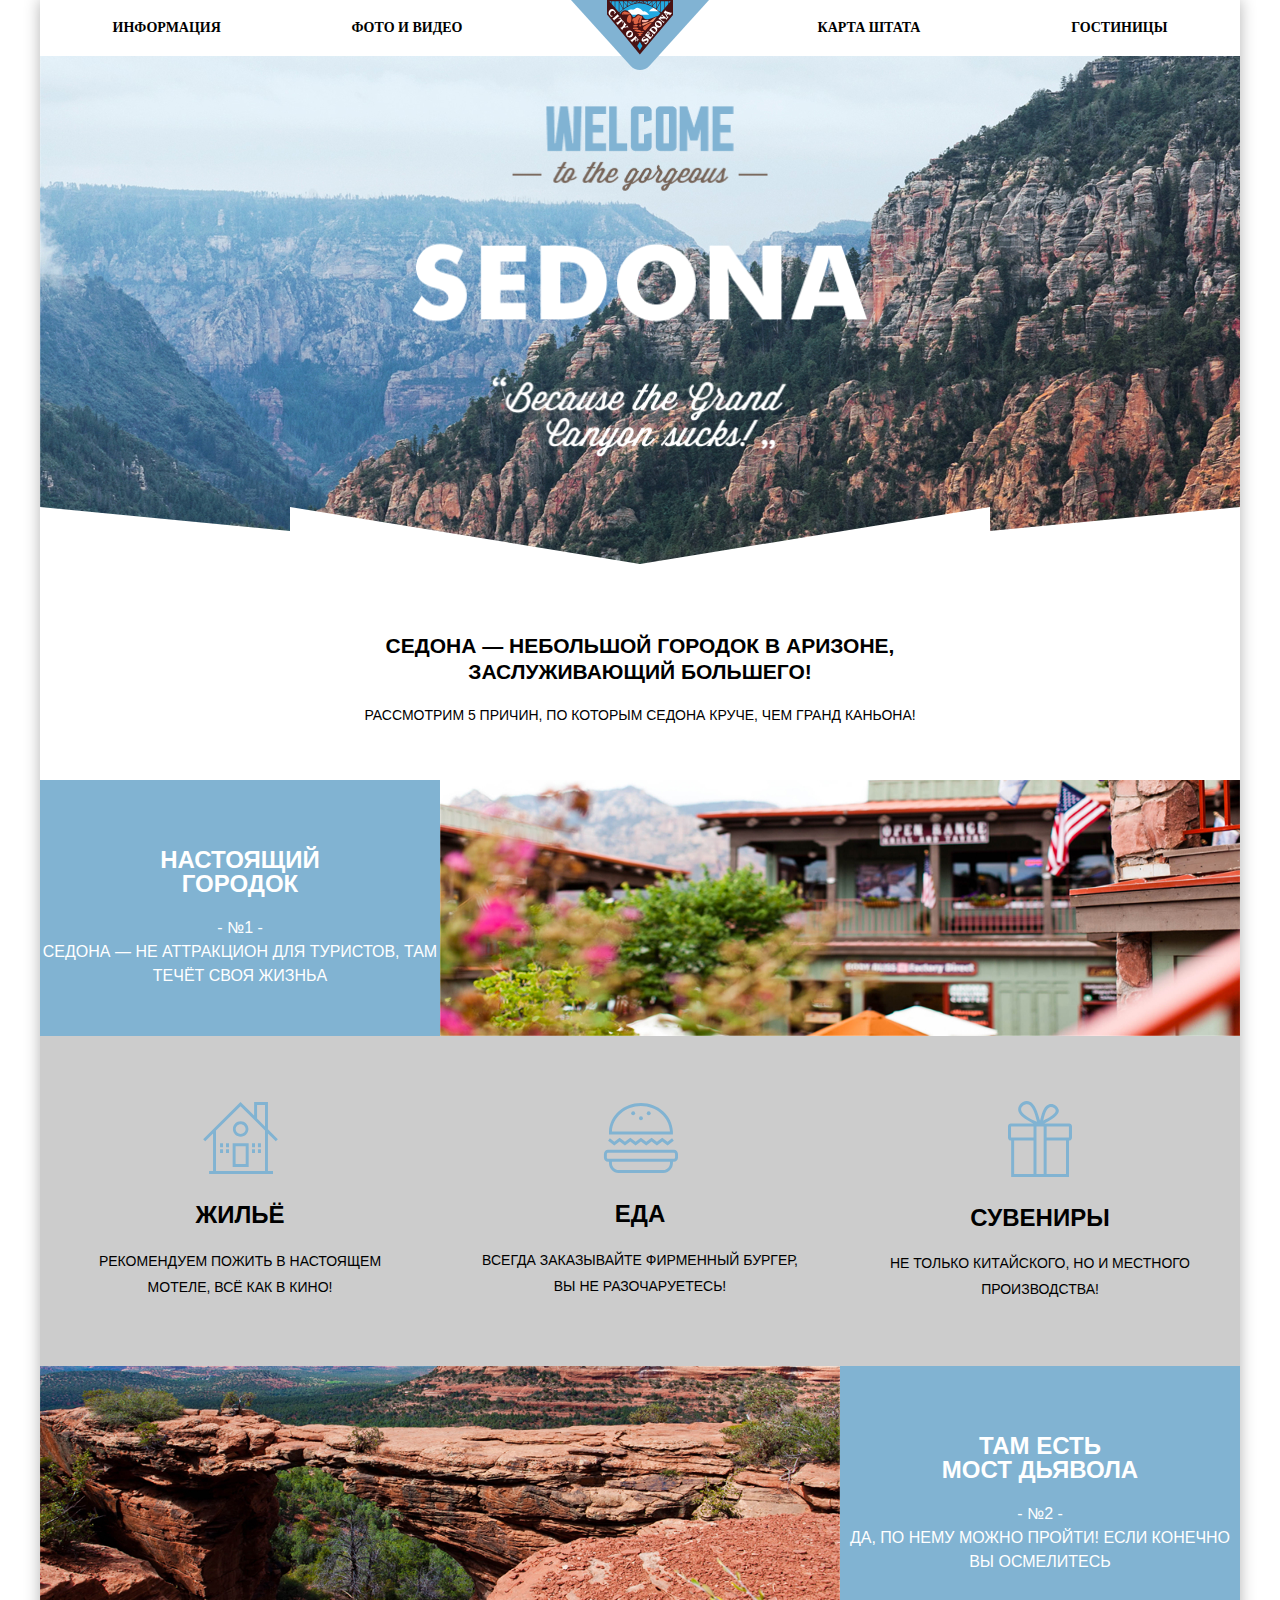
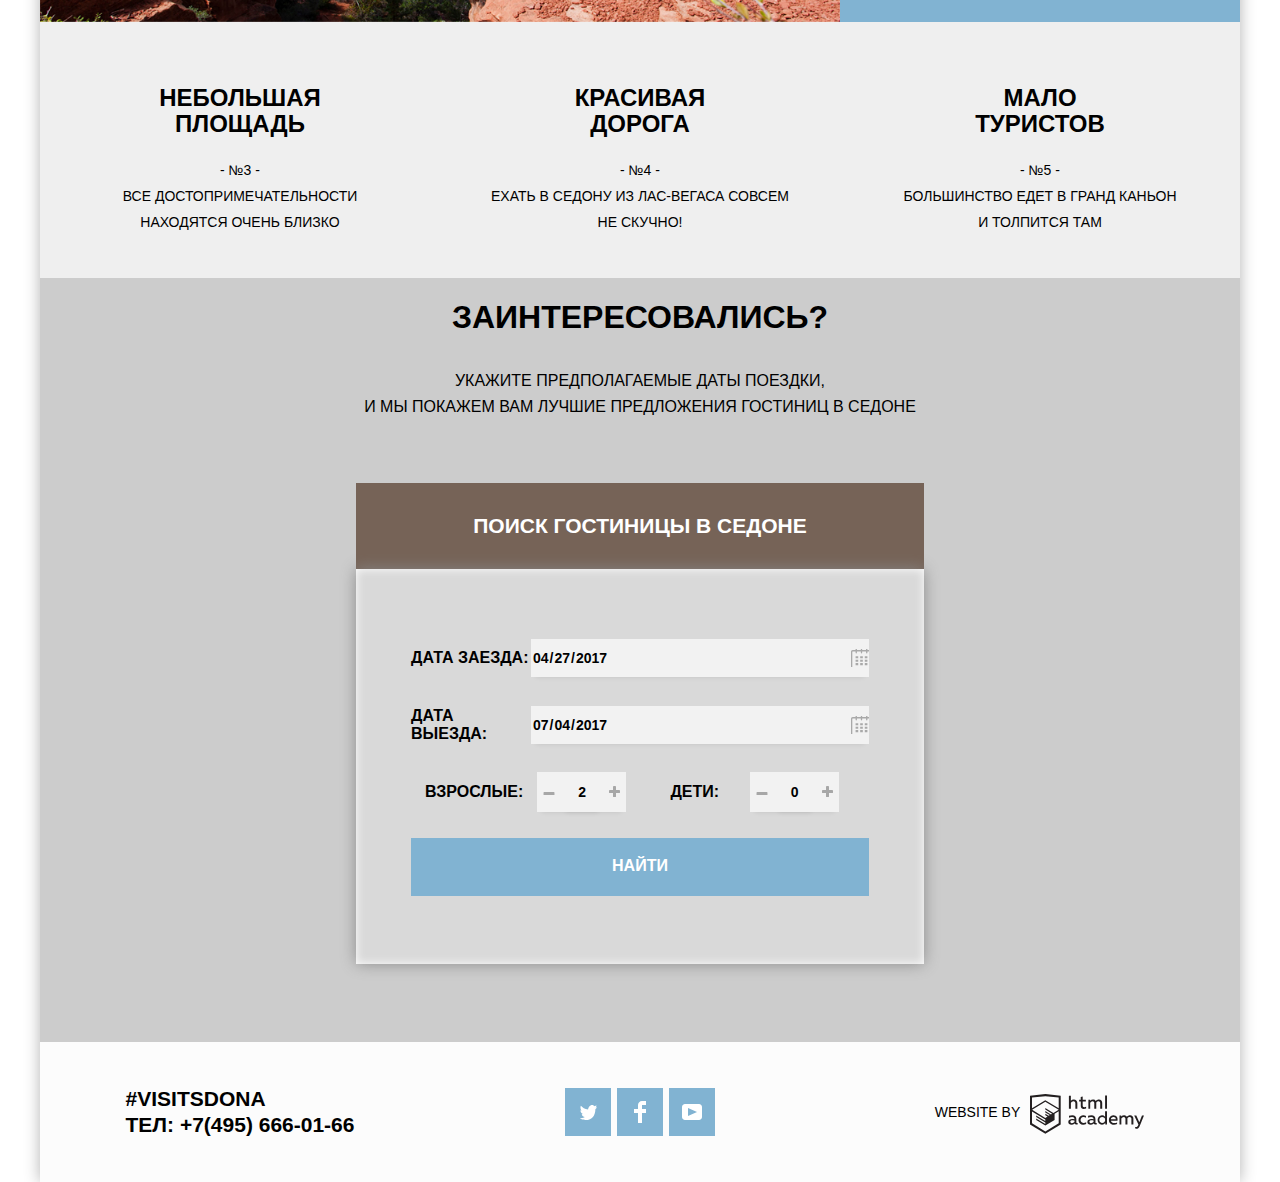
<file: Sedona/index.html>
<!DOCTYPE html>
<html class="page" lang="ru">

  <head>
    <meta charset="UTF-8">
    <meta name="viewport" content="width=device-width, initial-scale=1.0">
    <meta http-equiv="X-UA-Compatible" content="ie=edge">
    <title>Седона</title>
    <link rel="stylesheet" href="css/normalize.css">
    <link rel="stylesheet" href="css/style.css">
  </head>

  <body class="page-body">
    <header class="page-header">
      <nav class="main-navigation main-navigation-left">
        <ul class="main-navigation-list">
          <li class="main-navigation-list-item">
            <a href="">ИНФОРМАЦИЯ</a>
          </li>
          <li class="main-navigation-list-item">
            <a href="">ФОТО И ВИДЕО</a>
          </li>
        </ul>
      </nav>
      <img src="img/logo.svg" alt="Logo" style="width: 138px; height: 71px;" class="main-logo">
      <nav class="main-navigation main-navigation-right">
        <ul class="main-navigation-list">
          <li class="main-navigation-list-item">
            <a href="">КАРТА ШТАТА</a>
          </li>
          <li class="main-navigation-list-item">
            <a href="hotels.html">ГОСТИНИЦЫ</a>
          </li>
        </ul>
      </nav>
    </header>
    <main class="center-main">
      <section class="welcome-image">
        <h2 class="visually-hidden">Welcome image</h2>
        <img src="img/welcome.png" alt="Welcome to sedona" class="welcome-image-text" style="width: 456.65px; height: 350.88px;">
        <img src="img/cutout.svg" alt="Cutout" class="welcome-image-cutout" style="width: 1200px; height: 57px; margin:0px;">
      </section>
      <section class="welcome-text">
        <h2 class="visually-hidden">Welcome text</h2>
        <h2>Седона — небольшой городок в Аризоне,<br>
          заслуживающий большего!</h2>
        <p>Рассмотрим 5 причин, по которым Седона круче, чем гранд каньонa!</p>
      </section>
      <section class="main-features-top">
        <h2 class="visually-hidden">Main Feature №1</h2>
        <div>
          <h2>НАСТОЯЩИЙ<br>
            ГОРОДОК</h2>
          <p>- №1 -</p>
          <p>Седона — не аттракцион для туристов, там<br>
            течёт своя жизньa</p>
        </div>
        <img src="img/photo-1.jpg" alt="Landscape photo" style="width: 800px; height: 256px;" class="main-features-image">
      </section>
      <section class="features-overlay">
        <h2 class="visually-hidden">Features list №1</h2>
        <ul class="features-list">
          <li>
            <img src="img/icons/icon-1.svg" alt="Home-logo" style="width: 75px; height: 72px;">
            <h2>ЖИЛЬЁ</h2>
            <p>Рекомендуем пожить в настоящем<br>
              мотеле, всё как в кино!</p>
          </li>
          <li>
            <img src="img/icons/icon-3.svg" alt="Food-logo" style="width: 75px; height: 70px;">
            <h2>ЕДА</h2>
            <p>Всегда заказывайте фирменный бургер,<br>
              вы не разочаруетесь!</p>
          </li>
          <li>
            <img src="img/icons/icon-2.svg" alt="Souvenir-logo" style="width: 64px; height: 77px;">
            <h2>СУВЕНИРЫ</h2>
            <p>Не только китайского, но и местного<br>
              производства!</p>
          </li>
        </ul>
      </section>
      <section class="main-features-down">
        <h2 class="visually-hidden">Main feature №2</h2>
        <img src="img/photo-2.jpg" alt="Landscape photo" style="width: 800px; height: 256px;" class="main-features-image">
        <div class="main-features">
          <h2>ТАМ ЕСТЬ<br>МОСТ ДЬЯВОЛА</h2>
          <p>- №2 -</p>
          <p>Да, по нему можно пройти! Если конечно<br>
            вы осмелитесь</p>
        </div>
      </section>
      <section class="features">
        <h2 class="visually-hidden">Features list №2</h2>
        <ul class="features-list">
          <li>
            <h2>НЕБОЛЬШАЯ<br>ПЛОЩАДЬ</h2>
            <p>- №3 -</p>
            <p>Все достопримечательности<br>
              находятся очень близко</p>
          </li>
          <li>
            <h2>КРАСИВАЯ<br>ДОРОГА</h2>
            <p>- №4 -</p>
            <p>Ехать в Седону из Лас-Вегаса совсем<br>
              не скучно!</p>
          </li>
          <li>
            <h2>МАЛО<br>ТУРИСТОВ</h2>
            <p>- №5 -</p>
            <p>Большинство едет в гранд каньон<br>
              и толпится там</p>
          </li>
        </ul>
      </section>
      <section class="information">
        <h2 class="visually-hidden">Reservations and location</h2>
        <h1>ЗАИНТЕРЕСОВАЛИСЬ?</h1>
        <p>Укажите предполагаемые даты поездки,<br>
          и мы покажем вам лучшие предложения гостиниц в седоне</p>
        <button type="button" name="button" class="button button-brown button-main">ПОИСК ГОСТИНИЦЫ В СЕДОНЕ</button>
        <iframe src="https://www.google.com/maps/embed?pb=!1m18!1m12!1m3!1d52385.18050596735!2d-111.83015794715254!3d34.85437338104664!2m3!1f0!2f0!3f0!3m2!1i1024!2i768!4f13.1!3m3!1m2!1s0x872da132f942b00d%3A0x5548c523fa6c8efd!2z0KHQtdC00L7QvdCwLCDQkNGA0LjQt9C-0L3QsCA4NjMzNiwg0KHQqNCQ!5e0!3m2!1sru!2sru!4v1633270346955!5m2!1sru!2sru" width="1200" height="473" style="border:0;" allowfullscreen="" loading="lazy" aria-label="Map"></iframe>
      </section>
    </main>

    <footer class="page-footer">
      <section class="contacts">
        <h2 class="visually-hidden">Contacts</h2>
        <p>#VISITSDONA</p>
        <a href="tel:84956660166">ТЕЛ: +7(495) 666-01-66</a>
      </section>
      <section class="socials">
        <h2 class="visually-hidden">Socials links</h2>
        <ul class="socials-list">
          <li>
            <a href="" class="socials-button"><img src="img/icons/twitter.svg" alt="twitter-logo" class="socials-logo"></a>
          </li>
          <li>
            <a href="" class="socials-button"><img src="img/icons/fb-icon.svg" alt="facebook-logo" class="socials-logo"></a>
          </li>
          <li>
            <a href="" class="socials-button"><img src="img/icons/youtube.svg" alt="youtube-logo" class="socials-logo"></a>
          </li>
        </ul>
      </section>
      <section class="copyright">
        <h2 class="visually-hidden">Copyright</h2>
        <p>WEBSITE BY</p>
        <a href="" class="copyright-button">
          <svg width="115" height="41" aria-label="Copyright-logo" fill="none" xmlns="http://www.w3.org/2000/svg"><path
            fill-rule="evenodd"
            clip-rule="evenodd"
            d="M15.52 1.057h-.17L0 2.72v28.776l15.35 9.343 15.352-9.344V2.72L15.52 1.057Zm61.498 1.565h-1.93v13.11h1.93V2.621Zm-36.156.01v5.136a3.976 3.976 0 0 1 2.849-1.23 3.387 3.387 0 0 1 2.614 1.007 3.55 3.55 0 0 1 1.015 2.662v5.556h-1.973v-5.297a1.984 1.984 0 0 0-.41-1.44 1.899 1.899 0 0 0-1.289-.718h-.316a3.081 3.081 0 0 0-2.448 1.5v5.955H38.9V2.633h1.963Zm36.156 28.852h-1.74v-1.425a4.061 4.061 0 0 1-3.366 1.662c-2.437-.168-4.33-2.239-4.33-4.736 0-2.498 1.893-4.569 4.33-4.737a3.98 3.98 0 0 1 3.165 1.402v-5.33h1.941v13.164Zm-29.952-1.425c.197-.008.392-.044.58-.107v1.435c-.398.153-.82.23-1.245.226a1.758 1.758 0 0 1-1.762-1.079 5.035 5.035 0 0 1-3.313 1.166c-1.593 0-3.07-.896-3.07-2.752 0-2.298 2.11-3.01 3.914-3.01.77.013 1.537.103 2.29.27v-.324c0-1.079-.802-1.91-2.31-1.91a7.682 7.682 0 0 0-3.166.69V22.83a10.56 10.56 0 0 1 3.365-.593c2.49 0 4.02 1.209 4.02 3.938v3.237a.592.592 0 0 0 .13.429c.096.12.236.194.387.208h.18v.01ZM40.27 28.84c.027.389.205.75.495 1.004.289.253.666.378 1.046.345h.116a3.537 3.537 0 0 0 2.542-1.079v-1.532a10.039 10.039 0 0 0-1.91-.227c-1.055 0-2.278.356-2.278 1.49h-.01Zm15.752-5.902a5.183 5.183 0 0 0-2.712-.69h-.369a4.514 4.514 0 0 0-3.18 1.471 4.722 4.722 0 0 0-1.23 3.341v.442c.164 2.498 2.273 4.39 4.716 4.23 1.004.024 2-.187 2.912-.615v-1.845a5.185 5.185 0 0 1-2.564.69 2.885 2.885 0 0 1-2.657-1.426 3.024 3.024 0 0 1 0-3.07 2.884 2.884 0 0 1 2.657-1.427c.865-.003 1.71.26 2.427.755v-1.856ZM66.15 30.06c.198-.008.393-.045.58-.108v1.435c-.397.153-.82.23-1.244.226a1.758 1.758 0 0 1-1.762-1.079 5.035 5.035 0 0 1-3.313 1.166c-1.593 0-3.07-.896-3.07-2.752 0-2.298 2.11-3.01 3.914-3.01.77.013 1.537.103 2.29.27v-.324c0-1.079-.802-1.91-2.311-1.91a7.682 7.682 0 0 0-3.165.69V22.83c1.084-.379 2.22-.58 3.365-.593 2.49 0 4.02 1.209 4.02 3.938v3.237a.592.592 0 0 0 .129.429c.097.12.237.194.388.208h.18v.01Zm-6.296-.212a1.468 1.468 0 0 1-.498-1.008h.021c0-1.133 1.16-1.489 2.279-1.489.642.015 1.281.09 1.91.227v1.532a3.537 3.537 0 0 1-2.543 1.079h-.116a1.404 1.404 0 0 1-1.053-.34Zm9.472-2.918c0-1.644 1.304-2.977 2.912-2.977l.021.054c1.214 0 2.314.731 2.806 1.866v2.158a3.015 3.015 0 0 1-2.827 1.877c-1.608 0-2.912-1.333-2.912-2.978Zm14.022-4.682c3.492 0 4.705 2.892 4.135 5.492h-6.562c.222 1.618 1.762 2.276 3.366 2.276a6.326 6.326 0 0 0 2.785-.636v1.726c-1 .436-2.08.646-3.165.615-2.67 0-5.012-1.532-5.012-4.769a4.572 4.572 0 0 1 1.145-3.268 4.37 4.37 0 0 1 3.076-1.469h.232v.033Zm-2.48 3.927c.101-1.351 1.253-2.365 2.575-2.265h.042c.62-.057 1.234.17 1.675.62.442.449.666 1.075.614 1.71H80.87v-.065Zm8.62 5.287v-8.966h1.74v1.079a3.983 3.983 0 0 1 2.934-1.37 3.001 3.001 0 0 1 2.785 1.51c.793-.881 1.9-1.399 3.07-1.435a3.192 3.192 0 0 1 2.489 1.01c.647.69.971 1.631.887 2.583v5.61h-2.004v-5.556a1.74 1.74 0 0 0-.366-1.262 1.665 1.665 0 0 0-1.132-.626h-.275a2.936 2.936 0 0 0-2.184 1.208v6.237H95.43v-5.557a1.742 1.742 0 0 0-.38-1.266 1.666 1.666 0 0 0-1.15-.611h-.21a3.153 3.153 0 0 0-2.333 1.392v6.074h-1.825l-.042-.054Zm24.488-8.988h-2.005l-2.648 6.798-3.018-6.787h-2.11l4.221 9.063-.18.454c-.517 1.36-1.234 2.05-2.184 2.05a2.96 2.96 0 0 1-.897-.13v1.694c.38.096.77.147 1.161.151 1.329 0 2.585-.744 3.534-3.086l4.126-10.206ZM52.689 6.787V3.55l-1.962.464v2.719h-1.583V8.49h1.646v4.5c-.067.826.234 1.64.82 2.213a2.653 2.653 0 0 0 2.197.743c.793.007 1.58-.121 2.332-.378v-1.726a4.647 4.647 0 0 1-1.783.356c-1.14 0-1.667-.389-1.667-1.575V8.513h3.165V6.787H52.69Zm5.697 8.966V6.754h1.752v1.08a3.983 3.983 0 0 1 2.922-1.382 2.998 2.998 0 0 1 2.743 1.435c.793-.882 1.9-1.4 3.07-1.435.94-.037 1.85.347 2.491 1.052.64.704.949 1.66.843 2.617v5.62h-2.004v-5.556a1.743 1.743 0 0 0-.366-1.262 1.668 1.668 0 0 0-1.132-.626h-.243a2.937 2.937 0 0 0-2.184 1.209v6.236h-2.005v-5.557a1.742 1.742 0 0 0-.365-1.262 1.667 1.667 0 0 0-1.133-.626h-.242A3.153 3.153 0 0 0 60.2 9.69v6.074h-1.815v-.01Zm-29.689 14.55.01-.006-.01.021v-.015Zm0-11.983v11.983l-13.346 8.13-13.346-8.115V18.515l13.283 8.092v1.424l-9.105-5.503v1.414l9.157 5.621v1.5l-9.147-5.567v1.456l9.158 5.621 9.232-5.653v-6.107l4.114-2.492Zm.01-1.542-3.67 2.158-1.689 1.079-8.04-4.931v1.413l6.848 4.23-.148.097-1.055.582-5.665-3.452v1.445l4.473 2.72-1.055.722-3.376-2.05v1.414l2.215 1.338-2.247 1.36L2.11 16.863 15.31 8.729l13.399 8.049Zm-13.42-9.506 13.42 8.081V4.563L15.362 3.13 2.015 4.564v10.79l13.273-8.082Z"
            fill="#231F20"/>
          </svg>
        </a>
      </section>
    </footer>

    <section class="form">
      <h2 class="visually-hidden">Reservation form</h2>
      <form class="registration-form" action="index.html" method="get">
        <div class="appointment-item appointment-item-large">
          <label for="date-start">ДАТА ЗАЕЗДА:
          </label>
          <input type="date" name="date-start" value="2017-04-27" id="date-start"><br>
        </div>
        <div class="appointment-item appointment-item-large">
          <label for="date-start">ДАТА ВЫЕЗДА:
          </label>
          <input type="date" name="date-end" value="2017-07-04" id="date-end"><br>
        </div>
        <div class="appointment-item">
          <label for="number-adults">ВЗРОСЛЫЕ:
          </label>
          <div class="field">
            <button type="button" name="button" class="button button-minus" id="buttonMinusAdults" aria-label="Button Minus"><img src="img/icons/minus.svg" alt=""></button>
            <input type="number" name="number-adults" value="2" id="number-adults">
            <button type="button" name="button" class="button button-plus" id="buttonPlusAdults" aria-label="Button Plus"><img src="img/icons/plus.svg" alt=""></button>
          </div>
        </div>
        <div class="appointment-item">
          <label for="number-kids">ДЕТИ:
          </label>
          <div class="field">
            <button type="button" name="button" class="button button-minus" id="buttonMinusKids" aria-label="Button Minus"><img src="img/icons/minus.svg" alt=""></button>
            <input type="number" name="number-kids" value="0" id="number-kids">
            <button type="button" name="button" class="button button-plus" id="buttonPlusKids" aria-label="Button Plus"><img src="img/icons/plus.svg" alt=""></button>
          </div>
        </div>
          <button type="submit" name="button" class="button button-blue">НАЙТИ</button>
      </form>


    </section>
    <script src="js/popup.js"></script>
  </body>

</html>
</file>
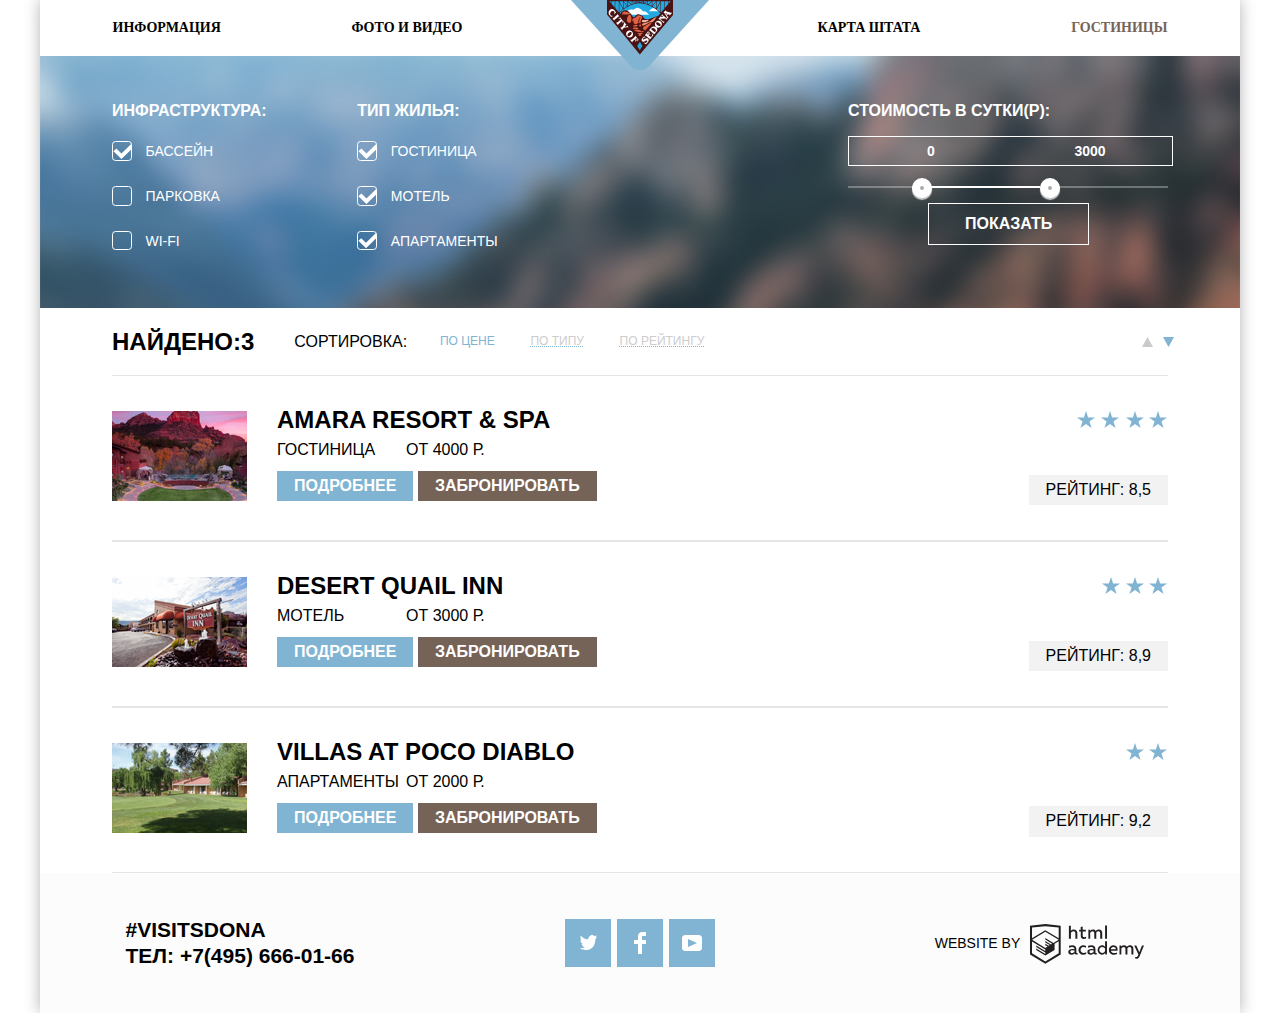
<file: Sedona/hotels.html>
<!DOCTYPE html>
<html class="page" lang="ru">

  <head>
    <meta charset="UTF-8">
    <meta name="viewport" content="width=device-width, initial-scale=1.0">
    <meta http-equiv="X-UA-Compatible" content="ie=edge">
    <title>Отели</title>
    <link rel="stylesheet" href="css/normalize.css">
    <link rel="stylesheet" href="css/style.css">
  </head>

  <body class="page-body">
    <header class="page-header">
      <nav class="main-navigation main-navigation-left">
        <ul class="main-navigation-list">
          <li class="main-navigation-list-item">
            <a href="">ИНФОРМАЦИЯ</a>
          </li>
          <li class="main-navigation-list-item">
            <a href="">ФОТО И ВИДЕО</a>
          </li>
        </ul>
      </nav>
      <a href="index.html"><img src="img/logo.svg" alt="Лого" style="width: 138px; height: 71px;" class="main-logo"></a>
      <nav class="main-navigation main-navigation-right">
        <ul class="main-navigation-list">
          <li class="main-navigation-list-item">
            <a href="">КАРТА ШТАТА</a>
          </li>
          <li class="main-navigation-list-item main-navigation-list-item-current">
            <a href="">ГОСТИНИЦЫ</a>
          </li>
        </ul>
      </nav>
    </header>
    <main class="center">
      <section class="filter">
        <h2 class="visually-hidden">Filter</h2>
        <form method="get" action="URL">
          <fieldset>
            <legend>ИНФРАСТРУКТУРА:</legend>
            <ul class="infrastructure-list">
              <li><input type="checkbox" name="pool" id="filter-pool" checked="checked" class="custom-checkbox">
                <label for="filter-pool">БАССЕЙН</label>
              </li>
              <li><input type="checkbox" name="parking" id="filter-parking" class="custom-checkbox">
                <label for="filter-parking">ПАРКОВКА</label>
              </li>
              <li><input type="checkbox" name="wifi" id="filter-wifi" class="custom-checkbox">
                <label for="filter-wifi">WI-FI</label>
              </li>
            </ul>
          </fieldset>
        </form>
        <form method="get" action="URL">
          <fieldset>
            <legend>ТИП ЖИЛЬЯ:</legend>
            <ul class="housing-list">
              <li><input type="checkbox" name="hotel" id="filter-hotel" checked="checked" class="custom-checkbox">
                <label for="filter-hotel">ГОСТИНИЦА</label>
              </li>
              <li><input type="checkbox" name="motel" id="filter-motel" checked="checked" class="custom-checkbox">
                <label for="filter-motel">МОТЕЛЬ</label>
              </li>
              <li><input type="checkbox" name="appart" id="filter-appart" checked="checked" class="custom-checkbox">
                <label for="filter-appart">АПАРТАМЕНТЫ</label>
              </li>
            </ul>
          </fieldset>
        </form>
        <form class="price" action="URL" method="get">
          <fieldset>
            <legend>СТОИМОСТЬ В СУТКИ(Р):</legend>
            <ul class="pricing-list">
              <li>
                <ul class="field-price">
                  <li><input type="number" class="number-form number-form-left" value="0"></li>
                  <li><input type="number" class="number-form number-form-right" value="3000"></li>
                </ul>
              </li>
              <li>
                <div class="range-control">
                  <div class="scale">
                    <div class="bar" style="width:40%;margin-left:20%"></div>
                  </div>
                  <div class="toggle toggle-min" tabindex="0" style="left:20%"></div>
                  <div class="toggle toggle-max" tabindex="0" style="left:60%"></div>
                </div>
              </li>
              <li>
                <button type="submit" name="button" class="button button-transparent">ПОКАЗАТЬ</button>
              </li>
            </ul>
          </fieldset>
        </form>
      </section >
      <section class="sort">
        <h2 class="visually-hidden">Sorted</h2>
        <h2>НАЙДЕНО:3</h2>
        <p>СОРТИРОВКА:</p>
        <ul class="sort-list">
          <li>
            <a href="" class="sort-list-item-current">ПО ЦЕНЕ</a>
          </li>
          <li>
            <a href="" class="sort-list-item">ПО ТИПУ</a>
          </li>
          <li>
            <a href="" class="sort-list-item">ПО РЕЙТИНГУ</a>
          </li>
        </ul>
        <div class="navigation-buttons">
          <button type="button" name="button" class="button button-navigation">
            <svg width="11" height="10" viewbox="0 0 11 10" fill="none" xmlns="http://www.w3.org/2000/svg">
              <path d="M5.5 0L0 10H11L5.5 0Z" fill="#CACACA"/>
            </svg>
          </button>
          <button type="button" name="button" class="button button-navigation-current">
            <svg width="11" height="10" viewbox="0 0 11 10" fill="none" xmlns="http://www.w3.org/2000/svg">
              <path d="M5.5 10L0 0H11" fill="#81B3D2"/>
            </svg>
          </button>
        </div>
      </section>
      <section class="catalog">
        <h2 class="visually-hidden">Catalog</h2>
        <ul class="catalog-list">
          <li class="catalog-item">
            <a href="" class="catalog-item-link-image"><img src="img/catalog/photo-1.jpg" alt="Фото" style="width: 135px; height: 90px;" class="catalog-item-image"></a>
            <a href="">
              <h2 class="catalog-item-title">Amara Resort & Spa</h2>
            </a>
            <div class="catalog-item-info">
              <p>ГОСТИНИЦА</p>
              <p>ОТ 4000 Р.</p>
            </div>
            <div class="catalog-item-rating">
              <img src="img/icons/four-stars.svg" alt="Рейтинг">
              <p>РЕЙТИНГ: 8,5</p>
            </div>
            <div class="catalog-item-buttons">
              <button type="button" name="button" class="button button-blue catalog-item-button">ПОДРОБНЕЕ</button>
              <button type="button" name="button" class="button button-brown catalog-item-button">ЗАБРОНИРОВАТЬ</button>
            </div>
          </li>
          <li class="catalog-item">
            <a href="" class="catalog-item-link-image"><img src="img/catalog/photo-2.jpg" alt="Фото" style="width: 135px; height: 90px;" class="catalog-item-image"></a>
            <a href="">
              <h2 class="catalog-item-title">Desert Quail Inn</h2>
            </a>
            <div class="catalog-item-info">
              <p>МОТЕЛЬ</p>
              <p>ОТ 3000 Р.</p>
            </div>
            <div class="catalog-item-rating">
              <img src="img/icons/three-stars.svg" alt="Рейтинг">
              <p>РЕЙТИНГ: 8,9</p>
            </div>
            <div class="catalog-item-buttons">
              <button type="button" name="button" class="button button-blue catalog-item-button">ПОДРОБНЕЕ</button>
              <button type="button" name="button" class="button button-brown catalog-item-button">ЗАБРОНИРОВАТЬ</button>
            </div>
          </li>
          <li class="catalog-item">
            <a href="" class="catalog-item-link-image"><img src="img/catalog/photo-3.jpg" alt="Фото" style="width: 135px; height: 90px;" class="catalog-item-image"></a>
            <a href="">
              <h2 class="catalog-item-title">Villas at Poco Diablo</h2>
            </a>
            <div class="catalog-item-info">
              <p>АПАРТАМЕНТЫ</p>
              <p>ОТ 2000 Р.</p>
            </div>
            <div class="catalog-item-rating">
              <img src="img/icons/two-stars.svg" alt="Рейтинг">
              <p>РЕЙТИНГ: 9,2</p>
            </div>
            <div class="catalog-item-buttons">
              <button type="button" name="button" class="button button-blue catalog-item-button">ПОДРОБНЕЕ</button>
              <button type="button" name="button" class="button button-brown catalog-item-button">ЗАБРОНИРОВАТЬ</button>
            </div>
          </li>
        </ul>
      </section>
    </main>

    <footer class="page-footer">
      <section class="contacts">
        <h2 class="visually-hidden">Contacts</h2>
        <p>#VISITSDONA</p>
        <a href="tel:84956660166">ТЕЛ: +7(495) 666-01-66</a>
      </section>
      <section class="socials">
        <h2 class="visually-hidden">Socials links</h2>
        <ul class="socials-list">
          <li>
            <a href="" class="socials-button"><img src="img/icons/twitter.svg" alt="twitter-logo" class="socials-logo"></a>
          </li>
          <li>
            <a href="" class="socials-button"><img src="img/icons/fb-icon.svg" alt="facebook-logo" class="socials-logo"></a>
          </li>
          <li>
            <a href="" class="socials-button"><img src="img/icons/youtube.svg" alt="youtube-logo" class="socials-logo"></a>
          </li>
        </ul>
      </section>
      <section class="copyright">
        <h2 class="visually-hidden">Copyright</h2>
        <p>WEBSITE BY</p>
        <a href="" class="copyright-button">
          <svg width="115" height="41" aria-label="Copyright-logo" fill="none" xmlns="http://www.w3.org/2000/svg"><path
            fill-rule="evenodd"
            clip-rule="evenodd"
            d="M15.52 1.057h-.17L0 2.72v28.776l15.35 9.343 15.352-9.344V2.72L15.52 1.057Zm61.498 1.565h-1.93v13.11h1.93V2.621Zm-36.156.01v5.136a3.976 3.976 0 0 1 2.849-1.23 3.387 3.387 0 0 1 2.614 1.007 3.55 3.55 0 0 1 1.015 2.662v5.556h-1.973v-5.297a1.984 1.984 0 0 0-.41-1.44 1.899 1.899 0 0 0-1.289-.718h-.316a3.081 3.081 0 0 0-2.448 1.5v5.955H38.9V2.633h1.963Zm36.156 28.852h-1.74v-1.425a4.061 4.061 0 0 1-3.366 1.662c-2.437-.168-4.33-2.239-4.33-4.736 0-2.498 1.893-4.569 4.33-4.737a3.98 3.98 0 0 1 3.165 1.402v-5.33h1.941v13.164Zm-29.952-1.425c.197-.008.392-.044.58-.107v1.435c-.398.153-.82.23-1.245.226a1.758 1.758 0 0 1-1.762-1.079 5.035 5.035 0 0 1-3.313 1.166c-1.593 0-3.07-.896-3.07-2.752 0-2.298 2.11-3.01 3.914-3.01.77.013 1.537.103 2.29.27v-.324c0-1.079-.802-1.91-2.31-1.91a7.682 7.682 0 0 0-3.166.69V22.83a10.56 10.56 0 0 1 3.365-.593c2.49 0 4.02 1.209 4.02 3.938v3.237a.592.592 0 0 0 .13.429c.096.12.236.194.387.208h.18v.01ZM40.27 28.84c.027.389.205.75.495 1.004.289.253.666.378 1.046.345h.116a3.537 3.537 0 0 0 2.542-1.079v-1.532a10.039 10.039 0 0 0-1.91-.227c-1.055 0-2.278.356-2.278 1.49h-.01Zm15.752-5.902a5.183 5.183 0 0 0-2.712-.69h-.369a4.514 4.514 0 0 0-3.18 1.471 4.722 4.722 0 0 0-1.23 3.341v.442c.164 2.498 2.273 4.39 4.716 4.23 1.004.024 2-.187 2.912-.615v-1.845a5.185 5.185 0 0 1-2.564.69 2.885 2.885 0 0 1-2.657-1.426 3.024 3.024 0 0 1 0-3.07 2.884 2.884 0 0 1 2.657-1.427c.865-.003 1.71.26 2.427.755v-1.856ZM66.15 30.06c.198-.008.393-.045.58-.108v1.435c-.397.153-.82.23-1.244.226a1.758 1.758 0 0 1-1.762-1.079 5.035 5.035 0 0 1-3.313 1.166c-1.593 0-3.07-.896-3.07-2.752 0-2.298 2.11-3.01 3.914-3.01.77.013 1.537.103 2.29.27v-.324c0-1.079-.802-1.91-2.311-1.91a7.682 7.682 0 0 0-3.165.69V22.83c1.084-.379 2.22-.58 3.365-.593 2.49 0 4.02 1.209 4.02 3.938v3.237a.592.592 0 0 0 .129.429c.097.12.237.194.388.208h.18v.01Zm-6.296-.212a1.468 1.468 0 0 1-.498-1.008h.021c0-1.133 1.16-1.489 2.279-1.489.642.015 1.281.09 1.91.227v1.532a3.537 3.537 0 0 1-2.543 1.079h-.116a1.404 1.404 0 0 1-1.053-.34Zm9.472-2.918c0-1.644 1.304-2.977 2.912-2.977l.021.054c1.214 0 2.314.731 2.806 1.866v2.158a3.015 3.015 0 0 1-2.827 1.877c-1.608 0-2.912-1.333-2.912-2.978Zm14.022-4.682c3.492 0 4.705 2.892 4.135 5.492h-6.562c.222 1.618 1.762 2.276 3.366 2.276a6.326 6.326 0 0 0 2.785-.636v1.726c-1 .436-2.08.646-3.165.615-2.67 0-5.012-1.532-5.012-4.769a4.572 4.572 0 0 1 1.145-3.268 4.37 4.37 0 0 1 3.076-1.469h.232v.033Zm-2.48 3.927c.101-1.351 1.253-2.365 2.575-2.265h.042c.62-.057 1.234.17 1.675.62.442.449.666 1.075.614 1.71H80.87v-.065Zm8.62 5.287v-8.966h1.74v1.079a3.983 3.983 0 0 1 2.934-1.37 3.001 3.001 0 0 1 2.785 1.51c.793-.881 1.9-1.399 3.07-1.435a3.192 3.192 0 0 1 2.489 1.01c.647.69.971 1.631.887 2.583v5.61h-2.004v-5.556a1.74 1.74 0 0 0-.366-1.262 1.665 1.665 0 0 0-1.132-.626h-.275a2.936 2.936 0 0 0-2.184 1.208v6.237H95.43v-5.557a1.742 1.742 0 0 0-.38-1.266 1.666 1.666 0 0 0-1.15-.611h-.21a3.153 3.153 0 0 0-2.333 1.392v6.074h-1.825l-.042-.054Zm24.488-8.988h-2.005l-2.648 6.798-3.018-6.787h-2.11l4.221 9.063-.18.454c-.517 1.36-1.234 2.05-2.184 2.05a2.96 2.96 0 0 1-.897-.13v1.694c.38.096.77.147 1.161.151 1.329 0 2.585-.744 3.534-3.086l4.126-10.206ZM52.689 6.787V3.55l-1.962.464v2.719h-1.583V8.49h1.646v4.5c-.067.826.234 1.64.82 2.213a2.653 2.653 0 0 0 2.197.743c.793.007 1.58-.121 2.332-.378v-1.726a4.647 4.647 0 0 1-1.783.356c-1.14 0-1.667-.389-1.667-1.575V8.513h3.165V6.787H52.69Zm5.697 8.966V6.754h1.752v1.08a3.983 3.983 0 0 1 2.922-1.382 2.998 2.998 0 0 1 2.743 1.435c.793-.882 1.9-1.4 3.07-1.435.94-.037 1.85.347 2.491 1.052.64.704.949 1.66.843 2.617v5.62h-2.004v-5.556a1.743 1.743 0 0 0-.366-1.262 1.668 1.668 0 0 0-1.132-.626h-.243a2.937 2.937 0 0 0-2.184 1.209v6.236h-2.005v-5.557a1.742 1.742 0 0 0-.365-1.262 1.667 1.667 0 0 0-1.133-.626h-.242A3.153 3.153 0 0 0 60.2 9.69v6.074h-1.815v-.01Zm-29.689 14.55.01-.006-.01.021v-.015Zm0-11.983v11.983l-13.346 8.13-13.346-8.115V18.515l13.283 8.092v1.424l-9.105-5.503v1.414l9.157 5.621v1.5l-9.147-5.567v1.456l9.158 5.621 9.232-5.653v-6.107l4.114-2.492Zm.01-1.542-3.67 2.158-1.689 1.079-8.04-4.931v1.413l6.848 4.23-.148.097-1.055.582-5.665-3.452v1.445l4.473 2.72-1.055.722-3.376-2.05v1.414l2.215 1.338-2.247 1.36L2.11 16.863 15.31 8.729l13.399 8.049Zm-13.42-9.506 13.42 8.081V4.563L15.362 3.13 2.015 4.564v10.79l13.273-8.082Z"
            fill="#231F20"/>
          </svg>
        </a>
      </section>
    </footer>

  </body>

</html>
</file>
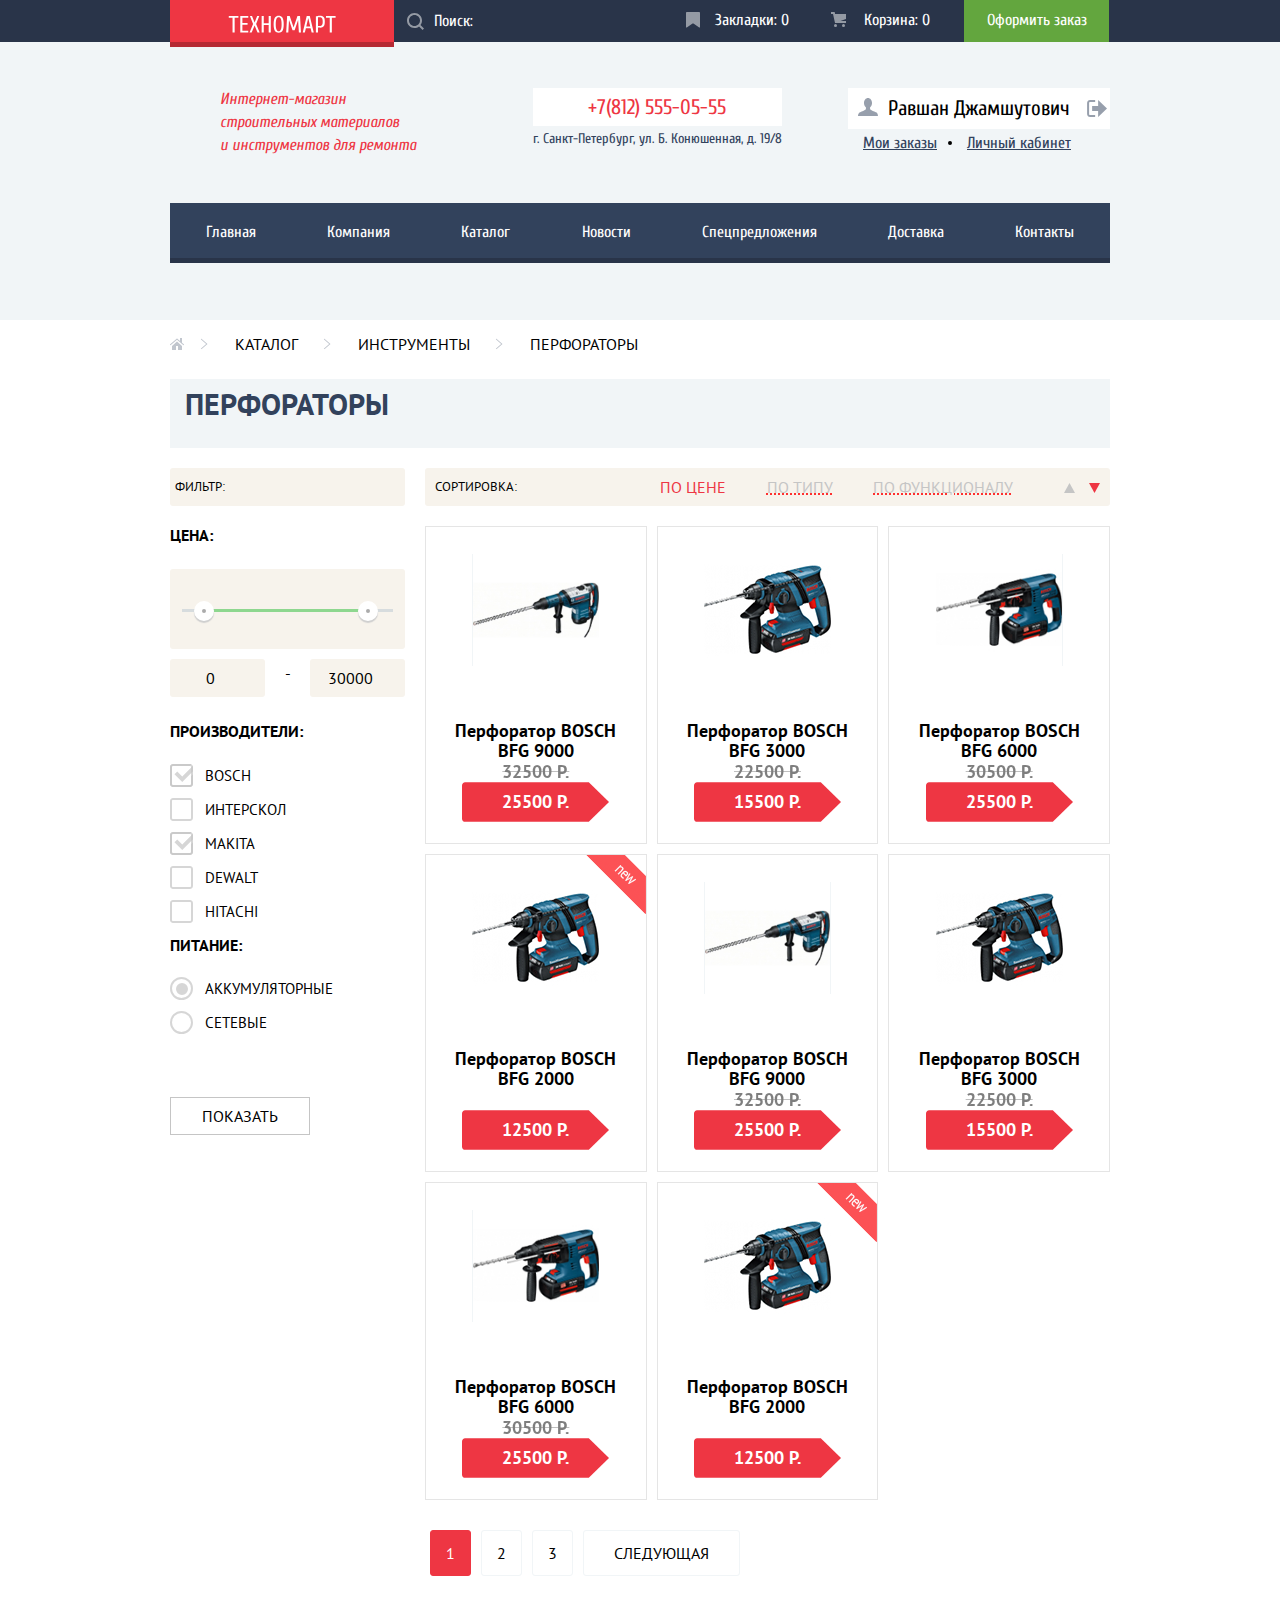
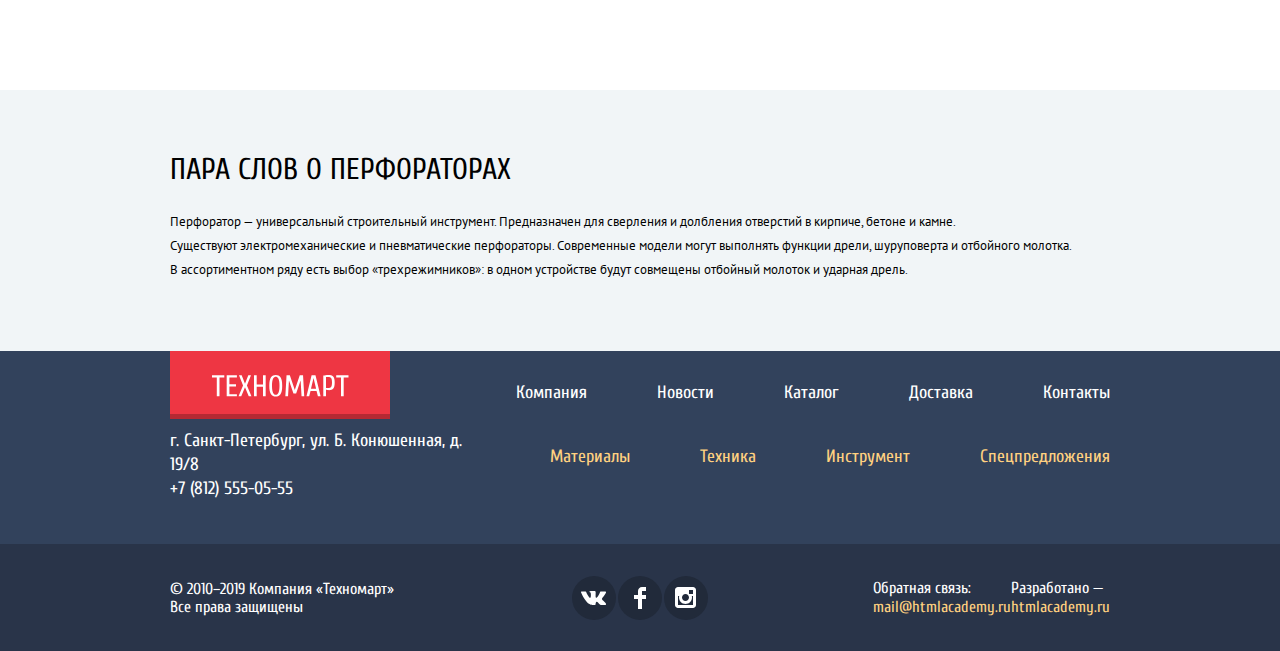
<file: Technomart/catalog.html>
<!DOCTYPE html>
<html lang="ru" class="page">

  <head>
    <meta charset="UTF-8">
    <meta name="viewport" content="width=device-width, initial-scale=1.0">
    <meta http-equiv="X-UA-Compatible" content="ie=edge">
    <link type="image/png" sizes="32x32" rel="icon" href="favicon.ico">
    <link rel="preconnect" href="https://fonts.gstatic.com">
    <link href="https://fonts.googleapis.com/css2?family=Cuprum:ital,wght@0,400;0,700;1,400;1,700&family=PT+Sans:wght@400;700&display=swap" rel="stylesheet">
    <link rel="stylesheet" href="css/normalize.css">
    <link rel="stylesheet" href="css/style.css">
    <title>Catalog</title>
  </head>
  <body class="main-body">
    <header class="main-header">
      <section class="main-header-search-wrap">
        <h2 class="visually-hidden">Панель поиска и заказа</h2>
        <div class="center">
          <div class="main-header-search">
            <a href="" class="technomart-logo"><img src="img/icon/logo-technomart.svg" alt="" style="width:108px; height:18px;"></a>
            <form action="catalog.html" class="header-form search-bar">
              <input type="search" name="main-search" id="main-search" class="search-bar-input" value="" placeholder="Поиск:">
              <label for="main-search" class="visually-hidden">Поиск</label>
              <svg width="17" height="17" viewbox="0 0 17 17" fill="none" xmlns="http://www.w3.org/2000/svg">
                <path
                  fill-rule="evenodd"
                  clip-rule="evenodd"
                  d="M13.458 12.044L17 15.586L15.586 17L12.044 13.458C10.782 14.421 9.21 15 7.5 15C3.35786 15 0 11.6421 0 7.5C0 3.35786 3.35786 0 7.5 0C11.6421 0 15 3.35786 15 7.5C15.0001 9.14309 14.4581 10.7403 13.458 12.044ZM7.5 2C4.467 2 2 4.467 2 7.5C2.00331 10.5362 4.4638 12.9967 7.5 13C10.532 13 13 10.532 13 7.5C13 4.467 10.532 2 7.5 2Z"
                  fill="white"/>
              </svg>



            </form>
            <ul class="order-panel-buttons">
              <li class="bookmark">
                <a href="">Закладки: 0</a>
              </li>
              <li class="cart">
                <a href="">Корзина: 0</a>
              </li>
              <li class="order">
                <a href="">Оформить заказ</a>
              </li>
            </ul>
          </div>
        </div>
      </section>
      <section class="main-header-nav">
        <div class="center">
          <div class="header-info">
            <h2 class="visually-hidden">Информация и навигация</h2>
            <p class="header-info-basic">Интернет-магазин<br>
              строительных материалов<br>
              и инструментов для ремонта</p>
            <div class="address-information">
              <a href="tel:+78125550555">+7(812) 555-05-55</a>
              <p>г. Санкт-Петербург, ул. Б. Конюшенная, д. 19/8</p>
            </div>
            <div class="header-account">
              <p>Равшан Джамшутович</p>
              <ul class="account-list">
                <li class="account-list-item">
                  <a href="">Мои заказы</a>
                </li>
                <li class="account-list-item">
                  <a href="">Личный кабинет</a>
                </li>
              </ul>
            </div>
          </div>
          <nav class="navigation-bar">
            <ul class="main-navigation-list">
              <li class="main-navigation-list-item">
                <a href="index.html">Главная</a>
              </li>
              <li class="main-navigation-list-item">
                <a href="">Компания</a>
              </li>
              <li class="main-navigation-list-item">
                <a href="catalog.html">Каталог</a>
              </li>
              <li class="main-navigation-list-item">
                <a href="">Новости</a>
              </li>
              <li class="main-navigation-list-item">
                <a href="">Спецпредложения</a>
              </li>
              <li class="main-navigation-list-item">
                <a href="">Доставка</a>
              </li>
              <li class="main-navigation-list-item">
                <a href="">Контакты</a>
              </li>
            </ul>
          </nav>
        </div>
      </section>
    </header>
    <main class="catalog-page-wrap">
      <div class="center">
        <div class="catalog-page">
          <section class="breadcrumbs">
            <h2 class="visually-hidden">Навигация по сайту</h2>
            <ul class="breadcrumbs-list">
              <li class="breadcrumbs-list" >
                <a href="">КАТАЛОГ</a>
              </li>
              <li class="breadcrumbs-list" >
                <a href="">ИНСТРУМЕНТЫ</a>
              </li>
              <li class="breadcrumbs-list" >
                <a href="">ПЕРФОРАТОРЫ</a>
              </li>
            </ul>
          </section>
          <section class="item-headline">
            <h2>ПЕРФОРАТОРЫ</h2>
          </section>
          <section class="filter">
            <h2 class="visually-hidden">Фильтр товаров</h2>
            <div class="filter-headline catalog-headline">
              <p>ФИЛЬТР:</p>
            </div>
            <div class="price">
              <form class="" action="catalog.html" method="post">
                <fieldset>
                  <legend>ЦЕНА:</legend>
                  <div class="range-control">
                    <div class="scale">
                      <div class="bar" style="width:80%;margin-left:20%"></div>
                    </div>
                    <div class="toggle toggle-min" tabindex="0" style="left:10%"></div>
                    <div class="toggle toggle-max" tabindex="0" style="left:80%"></div>
                  </div>
                  <ul class="field-price">
                    <li class="field-price-item"><input type="number" class="number-form " value="0"></li>
                    <li>
                      <p>-</p>
                    </li>
                    <li class="field-price-item"><input type="number" class="number-form " value="30000"></li>
                  </ul>
                </fieldset>
              </form>
            </div>
            <div class="producers-filter">
              <form class="" action="catalog.html" method="post">
                <fieldset>
                  <legend>ПРОИЗВОДИТЕЛИ:</legend>
                  <ul class="producers-list">
                    <li class="producers-list-item"><input type="checkbox" name="producers" id="filter-producers-bosch" class="visually-hidden filter-checkbox" value="" checked="checked">
                      <label for="filter-producers-bosch">BOSCH</label>
                    </li>
                    <li class="producers-list-item"><input type="checkbox" name="producers" id="filter-producers-interskol" class="visually-hidden filter-checkbox" value="">
                      <label for="filter-producers-interskol">ИНТЕРСКОЛ</label>
                    </li>
                    <li class="producers-list-item"><input type="checkbox" name="producers" id="filter-producers-makita" class="visually-hidden filter-checkbox" value="" checked="checked">
                      <label for="filter-producers-makita">MAKITA</label>
                    </li>
                    <li class="producers-list-item"><input type="checkbox" name="producers" id="filter-producers-dewalt" class="visually-hidden filter-checkbox" value="">
                      <label for="filter-producers-dewalt">DEWALT</label>
                    </li>
                    <li class="producers-list-item"><input type="checkbox" name="producers" id="filter-producers-hitachi" class="visually-hidden filter-checkbox" value="">
                      <label for="filter-producers-hitachi">HITACHI</label>
                    </li>
                  </ul>
                </fieldset>
              </form>
            </div>
            <div class="power-filter">
              <form class="" action="catalog.html" method="post">
                <fieldset>
                  <legend>ПИТАНИЕ:</legend>
                  <ul class="power-list">
                    <li class="power-list-item"><input type="radio" name="power" id="filter-power-battery" class="visually-hidden filter-radio" value="" checked="checked">
                      <label for="filter-power-battery">АККУМУЛЯТОРНЫЕ</label>
                    </li>
                    <li class="power-list-item"><input type="radio" name="power" id="filter-power-main" class="visually-hidden filter-radio" value="">
                      <label for="filter-power-main">СЕТЕВЫЕ</label>
                    </li>
                  </ul>
                </fieldset>
              </form>
            </div>
            <button type="button" name="button" class="catalog-button">ПОКАЗАТЬ</button>
          </section>
          <section class="sort catalog-headline">
            <h2 class="visually-hidden">Каталог</h2>
            <p>СОРТИРОВКА:</p>
            <a href="" class="sort-link-current">ПО ЦЕНЕ</a>
            <a href="" class="sort-link">ПО ТИПУ</a>
            <a href="" class="sort-link">ПО ФУНКЦИОНАЛУ</a>
            <div class="catalog-nav-buttons">
              <a href="">
                <svg class="catalog-nav-buttons-item" width="11" height="10" viewbox="0 0 11 10" fill="none" xmlns="http://www.w3.org/2000/svg">
                  <path d="M5.5 0L11 10L0 10" fill="#C5C5C5"/>
                </svg>
              </a>
                <a href="">
                  <svg class="catalog-nav-buttons-item-current" style="transform:rotate(180deg);" width="11" height="10" viewbox="0 0 11 10" fill="none" xmlns="http://www.w3.org/2000/svg">
                    <path d="M5.5 0L11 10L0 10" fill="#EE3643"/>
                  </svg>
                </a>
              </div>
            </section>
            <section class="catalog">
              <ul class="catalog-products-list">
                <li class="popular-products-list-item">
                  <div class="product-img-wrap">
                    <a href="" class="product-img-link"><img src="img/popular-products/product-1.jpg" alt="product" style="width: 127px; height: 112px;"></a>
                  </div>
                  <div class="product-popup">
                    <button class="product-popup-buy">КУПИТЬ</button>
                    <button class="product-popup-bookmark">В ЗАКЛАДКИ</button>
                  </div>
                  <h4>Перфоратор BOSCH<br>BFG 9000</h4>
                  <p class="price-cancel">32500 Р.</p>
                  <button type="button" name="button" class="red-button-buy">25500 Р.</button>
                </li>
                <li class="popular-products-list-item">
                  <div class="product-img-wrap">
                    <a href="" class="product-img-link"><img src="img/popular-products/product-2.jpg" alt="product" style="width: 127px; height: 112px;"></a>
                  </div>
                  <div class="product-popup">
                    <button class="product-popup-buy">КУПИТЬ</button>
                    <button class="product-popup-bookmark">В ЗАКЛАДКИ</button>
                  </div>
                  <h4>Перфоратор BOSCH<br>BFG 3000</h4>
                  <p class="price-cancel">22500 Р.</p>
                  <button type="button" name="button" class="red-button-buy">15500 Р.</button>
                </li>
                <li class="popular-products-list-item">
                  <div class="product-img-wrap">
                    <a href="" class="product-img-link"><img src="img/popular-products/product-3.jpg" alt="product" style="width: 127px; height: 112px;"></a>
                  </div>
                  <div class="product-popup">
                    <button class="product-popup-buy">КУПИТЬ</button>
                    <button class="product-popup-bookmark">В ЗАКЛАДКИ</button>
                  </div>
                  <h4>Перфоратор BOSCH<br>BFG 6000</h4>
                  <p class="price-cancel">30500 Р.</p>
                  <button type="button" name="button" class="red-button-buy">25500 Р.</button>
                </li>
                <li class="popular-products-list-item flag-new">
                  <div class="product-img-wrap">
                    <a href="" class="product-img-link"><img src="img/popular-products/product-4.jpg" alt="product" style="width: 127px; height: 112px;"></a>
                  </div>
                  <div class="product-popup">
                    <button class="product-popup-buy">КУПИТЬ</button>
                    <button class="product-popup-bookmark">В ЗАКЛАДКИ</button>
                  </div>
                  <h4>Перфоратор BOSCH<br>BFG 2000</h4>
                  <p class="price-cancel">
                    <br>
                  </p>
                  <button type="button" name="button" class="red-button-buy">12500 Р.</button>
                </li>
                <li class="popular-products-list-item">
                  <div class="product-img-wrap">
                    <a href="" class="product-img-link"><img src="img/popular-products/product-1.jpg" alt="product" style="width: 127px; height: 112px;"></a>
                  </div>
                  <div class="product-popup">
                    <button class="product-popup-buy">КУПИТЬ</button>
                    <button class="product-popup-bookmark">В ЗАКЛАДКИ</button>
                  </div>
                  <h4>Перфоратор BOSCH<br>BFG 9000</h4>
                  <p class="price-cancel">32500 Р.</p>
                  <button type="button" name="button" class="red-button-buy">25500 Р.</button>
                </li>
                <li class="popular-products-list-item">
                  <div class="product-img-wrap">
                    <a href="" class="product-img-link"><img src="img/popular-products/product-2.jpg" alt="product" style="width: 127px; height: 112px;"></a>
                  </div>
                  <div class="product-popup">
                    <button class="product-popup-buy">КУПИТЬ</button>
                    <button class="product-popup-bookmark">В ЗАКЛАДКИ</button>
                  </div>
                  <h4>Перфоратор BOSCH<br>BFG 3000</h4>
                  <p class="price-cancel">22500 Р.</p>
                  <button type="button" name="button" class="red-button-buy">15500 Р.</button>
                </li>
                <li class="popular-products-list-item">
                  <div class="product-img-wrap">
                    <a href="" class="product-img-link"><img src="img/popular-products/product-3.jpg" alt="product" style="width: 127px; height: 112px;"></a>
                  </div>
                  <div class="product-popup">
                    <button class="product-popup-buy">КУПИТЬ</button>
                    <button class="product-popup-bookmark">В ЗАКЛАДКИ</button>
                  </div>
                  <h4>Перфоратор BOSCH<br>BFG 6000</h4>
                  <p class="price-cancel">30500 Р.</p>
                  <button type="button" name="button" class="red-button-buy">25500 Р.</button>
                </li>
                <li class="popular-products-list-item flag-new">
                  <div class="product-img-wrap">
                    <a href="" class="product-img-link"><img src="img/popular-products/product-4.jpg" alt="product" style="width: 127px; height: 112px;"></a>
                  </div>
                  <div class="product-popup">
                    <button class="product-popup-buy">КУПИТЬ</button>
                    <button class="product-popup-bookmark">В ЗАКЛАДКИ</button>
                  </div>
                  <h4>Перфоратор BOSCH<br>BFG 2000</h4>
                  <p class="price-cancel">
                    <br>
                  </p>
                  <button type="button" name="button" class="red-button-buy">12500 Р.</button>
                </li>
              </ul>
              <div class="pagination">
                <ul class="pagination-list">
                  <li class="pagination-list-item-current">
                    <a href="">1</a>
                  </li>
                  <li class="pagination-list-item">
                    <a href="">2</a>
                  </li>
                  <li class="pagination-list-item">
                    <a href="">3</a>
                  </li>
                  <li class="pagination-list-item">
                    <a href="">СЛЕДУЮЩАЯ</a>
                  </li>
                </ul>

              </div>
            </section>
          </div>
        </div>
        <div class="catalog-info-wrap">
          <div class="center">
            <section class="catalog-info">
              <h2>ПАРА СЛОВ О ПЕРФОРАТОРАХ</h2>
              <p>Перфоратор — универсальный строительный инструмент. Предназначен для сверления и долбления отверстий в кирпиче, бетоне и камне.<br>
                Существуют электромеханические и пневматические перфораторы. Современные модели могут выполнять функции дрели, шуруповерта и отбойного молотка.<br>
                В ассортиментном ряду есть выбор «трехрежимников»: в одном устройстве будут совмещены отбойный молоток и ударная дрель.</p>
            </section>
          </div>
        </div>
      </main>
      <footer class="main-footer">
        <div class="footer-top-wrap">
          <div class="center">
            <div class="footer-top">
              <section class="footer-info">
                <h2 class="visually-hidden">КАК С НАМИ СВЯЗАТЬСЯ</h2>
                <a href="" class="technomart-logo-footer"><img src="img/icon/logo-technomart-big.svg" alt="" style="height:23px;width:138px;"></a>
                <p>г. Санкт-Петербург, ул. Б. Конюшенная, д. 19/8<br>+7 (812) 555-05-55</p>
              </section>
              <div class="footer-nav">
                <ul class="footer-nav-top">
                  <li>
                    <a href="">Компания</a>
                  </li>
                  <li>
                    <a href="">Новости</a>
                  </li>
                  <li>
                    <a href="">Каталог</a>
                  </li>
                  <li>
                    <a href="">Доставка</a>
                  </li>
                  <li>
                    <a href="">Контакты</a>
                  </li>
                </ul>
                <ul class="footer-nav-bottom">
                  <li>
                    <a href="">Материалы</a>
                  </li>
                  <li>
                    <a href="">Техника</a>
                  </li>
                  <li>
                    <a href="">Инструмент</a>
                  </li>
                  <li>
                    <a href="">Спецпредложения</a>
                  </li>
                </ul>
              </div>
            </div>
          </div>
        </div>
        <div class="footer-bottom-wrap">
          <div class="center">
            <div class="footer-bottom">
              <section class="copyright-info">
                <h2 class="visually-hidden">ИНФОРМАЦИЯ О ПРАВОБЛАДАТЕЛЕ</h2>
                <p>© 2010–2019 Компания «Техномарт»<br>Все права защищены</p>
              </section>
              <section class="socials-links">
                <h2 class="visually-hidden">СОЦИАЛЬНЫЕ ССЫЛКИ</h2>
                <ul class="socials-links-list">
                  <li>
                    <a href="" class="socials-button"><img src="img/icon/icon-vk.svg" alt="vk-logo" style="height: 15px; width:26px;" class="socials-logo"></a>
                  </li>
                  <li>
                    <a href="" class="socials-button"><img src="img/icon/icon-fb.svg" alt="fb-logo" style="height: 22px; width:12px;" class="socials-logo"></a>
                  </li>
                  <li>
                    <a href="" class="socials-button"><img src="img/icon/icon-insta.svg" alt="inst-logo" style="height: 21px; width:21px;" class="socials-logo"></a>
                  </li>
                </ul>
              </section>
              <section class="copyright-links">
                <h2 class="visually-hidden">ССЫЛКИ НАПРАВОБЛАДАТЕЛЯ</h2>
                <ul class="copyright-links-list">
                  <li>
                    <p>Обратная связь:</p>
                    <a href="#">mail@htmlacademy.ru</a>
                  </li>
                  <li>
                    <p>Разработано —</p>
                    <a href="">htmlacademy.ru</a>
                  </li>
                </ul>

              </section>
            </div>
          </div>
        </div>
      </footer>
      <section class="popup-catalog visually-hidden">
        <h2>Товар добавлен в корзину!</h2>
        <div class="catalog-form-bottom">
          <button type="button" name="button" class="arrange-form-button">ОФОРМИТЬ ЗАКАЗ</button>
          <button type="button" name="button" class="continue-form-button">ПРОДОЛЖИТЬ ПОКУПКИ</button>
        </div>
        <div class="form-button-close">
          <svg width="21" tabindex="0" height="21" viewbox="0 0 21 21" fill="none" xmlns="http://www.w3.org/2000/svg">
            <path
              d="M13.273 10.5L20.695 3.07799C21.084 2.68899 21.084 2.05299 20.695 1.66399L19.336 0.304995C18.947 -0.0840054 18.311 -0.0840054 17.922 0.304995L10.5 7.72699L3.07799 0.304995C2.68899 -0.0840054 2.05299 -0.0840054 1.66399 0.304995L0.304995 1.66399C-0.0840054 2.05299 -0.0840054 2.68899 0.304995 3.07799L7.72699 10.5L0.305995 17.922C-0.0830054 18.311 -0.0830054 18.947 0.305995 19.336L1.66499 20.695C2.05399 21.084 2.68999 21.084 3.07899 20.695L10.501 13.273L17.923 20.695C18.312 21.084 18.948 21.084 19.337 20.695L20.696 19.336C21.085 18.947 21.085 18.311 20.696 17.922L13.273 10.5Z"
              fill="#EE3643"/>
          </svg>

        </div>
      </section>
    <script  src="js/catalog-popup.js"></script>
    </body>
  </html>
</file>
<file: Sedona/css/style.css>
:root {
  --basic-blue: #81B3D2;
  --basic-middle-blue: #669EC0;
  --basic-dark-blue: #5496BD;
  --basic-grey: #cdcdcd;
  --basic-light-grey: #d9d9d9;
  --basic-brown: #766357;
  --basic-middle-brown: #604E43;
  --basic-dark-brown: #503E33;
}

@font-face {
  font-family: 'PT Sans', 'Roboto', sans-serif;
  src: url(../fonts/PTSans-Regular.woff) format('woff');
  font-weight: 400;
}

@font-face {
  font-family: 'PT Sans', 'Roboto', sans-serif;
  src: url(../fonts/PTSans-Bold.woff) format('woff');
  font-weight: 700;
}

.visually-hidden{
  position: absolute;
  width: 1px;
  height: 1px;
  margin: -1px;
  border: 0;
  padding: 0;
  white-space: nowrap;
  clip-path: inset(100%);
  clip: rect(0 0 0 0);
  overflow: hidden;
}

.page {
  font-family: "PT Sans", "Arial", sans-serif;
  color: black;
  height: 100%;
}

.page-body {
  min-height: 100%;
  /*display: grid;
  grid-template-rows: min-content 1fr min-content min-content;*/
  margin: 0 auto;
  width: 1200px;
  box-shadow: 0 0 15px rgba(0, 0, 0, 0.3);
  position: relative;
}

ul {
  list-style-type: none;
  margin: 0;
  padding: 0;
}

a {
  color: inherit;
  text-decoration: none;
}

p {
  margin: 0;
  padding: 0;
}

fieldset {
  border: none;
  padding: 0;
  margin: 0;
}

/* HEADER */
.page-header {
  width: 100%;
  font-family: PT Sans;
  font-style: normal;
  font-weight: bold;
  font-size: 14px;
  line-height: 26px;
  display: -webkit-box;
  display: -ms-flexbox;
  display: flex;
  -webkit-box-pack: space-evenly;
      -ms-flex-pack: space-evenly;
          justify-content: space-evenly;
  height: 56px;
}

.main-navigation-left{
  margin: 0 108px 0 72px;
}

.main-navigation-right{
  margin: 0 72px 0 108px;
}



.main-navigation-list {
  height: 100%;
  display: -webkit-box;
  display: -ms-flexbox;
  display: flex;
  -ms-flex-wrap: wrap;
      flex-wrap: wrap;

  justify-content: space-between;
-ms-flex-line-pack: center;
  align-content: center;
  min-width: 350px;
}

.main-logo {
  justify-self: center;
  z-index: 1;
}

.main-navigation-list-item a:hover {
  color: var(--basic-blue);
}

.main-navigation-list-item a:active {
  opacity: 0.3;
}

.main-navigation-list-item-current a{
  color: #766357;
}

/* MAIN */
.center-main {
  margin: 0 auto;
  display: -ms-grid;
  display: grid;
  grid-template: 508px 216px 256px 330px 256px 256px 764px / 1200px;
  -webkit-box-align: center;
      -ms-flex-align: center;
          align-items: center;
}

.welcome-image {
  display: -ms-grid;
  display: grid;
  grid-template: 451px 57px / 1200px;
  -ms-grid-column-align: center;
      justify-items: center;
  background-image: url("../img/background.jpg");
  background-repeat: no-repeat;
 background-position: 0 -50px;

  margin: 0;
  padding: 0;
  font-size: 0;
  /*  height: 800px;*/
}

.welcome-image-text {
  -ms-flex-item-align: center;
      -ms-grid-row-align: center;
      align-self: center;
}

.welcome-image-cutout {
  -ms-flex-item-align: end;
      align-self: flex-end;
}

.welcome-text {
  margin: 0;
  padding: 0;
  text-align: center;
  text-transform: uppercase;
  -ms-flex-item-align:center;
      -ms-grid-row-align:center;
      align-self:center;
}

.welcome-text h2 {
  font-style: normal;
  font-weight: bold;
  font-size: 21px;
  line-height: 26px;
}

.welcome-text p {
  font-style: normal;
  font-weight: normal;
  font-size: 14px;
  line-height: 26px;
}

[class^="main-features-"] {
  font-style: normal;
  font-weight: bold;
  text-transform: uppercase;
  font-size: 16px;
  line-height: 24px;
  color: white;
  background-color: var(--basic-blue);
  height: 256px;
  display: -ms-grid;
  display: grid;
  -ms-grid-columns: 1fr 2fr;
      grid-template-columns: 1fr 2fr;
  text-align: center;
  -webkit-box-align: center;
      -ms-flex-align: center;
          align-items: center;
}

[class^="main-features-"] p {
  font-weight: 400;
}

.features-overlay {
  -ms-flex-item-align: stretch;
      -ms-grid-row-align: stretch;
      align-self: stretch;
  -webkit-box-align: center;
      -ms-flex-align: center;
          align-items: center;
  background-color: #ccc;
}

.features {
  background-color: #efefef;
  -ms-flex-item-align: stretch;
      -ms-grid-row-align: stretch;
      align-self: stretch;
}

.features-list {
  font-style: normal;
  font-weight: bold;
  text-transform: uppercase;
  font-size: 16px;
  line-height: 26px;
  color: black;
  display: -ms-grid;
  display: grid;
  -ms-grid-columns: (1fr)[3];
      grid-template-columns: repeat(3, 1fr);
  text-align: center;
  height: 100%;
  -webkit-box-align: center;
      -ms-flex-align: center;
          align-items: center;
}

.features-list p {
  font-weight: 400;
  font-size: 14px;
}

.main-features-image {
  .background-color: grey;
}

.information {
  text-transform: uppercase;
  text-align: center;
  background-color: #ccc;
  display: -ms-grid;
  display: grid;
  -ms-grid-column-align: center;
      justify-items: center;
  grid-template: auto auto auto min-content/ 1200px;
  height: 100%;
}

.information h1 {
  -ms-flex-item-align: start;
      -ms-grid-row-align: start;
      align-self: start;
  margin-bottom: 0;
}

.information p {
  -ms-flex-item-align: start;
      -ms-grid-row-align: start;
      align-self: start;
  margin-top: 0;
  line-height: 26px;
}

.information button {

-ms-flex-item-align: end;

    align-self: flex-end;
  font-size: 21px;
}

.information img {

  -ms-flex-item-align: stretch;

      -ms-grid-row-align: stretch;

      align-self: stretch;
}

/* FOOTER */
.page-footer {
  height: 140px;
  background-color: rgba(0, 0, 0, 0.01);
  display: -ms-grid;
  display: grid;
  -ms-grid-columns: 1fr 1fr 1fr;
      grid-template-columns: 1fr 1fr 1fr;
  -ms-grid-column-align: center;
      justify-items: center;
  -webkit-box-align: center;
      -ms-flex-align: center;
          align-items: center;
}

.contacts {
  font-style: normal;
  font-weight: bold;
  font-size: 21px;
  line-height: 26px;
  text-align: left;
  -ms-flex-item-align: center;
      -ms-grid-row-align: center;
      align-self: center;
}

.socials-list {
  display: -webkit-box;
  display: -ms-flexbox;
  display: flex;
  -ms-flex-wrap: wrap;
      flex-wrap: wrap;
  -webkit-box-pack: justify;
      -ms-flex-pack: justify;
          justify-content: space-between;
  width: 150px;
}

.socials-button {
  display: -webkit-box;
  display: -ms-flexbox;
  display: flex;
  height: 48px;
  width: 46px;
  background-color: var(--basic-blue);
  -webkit-box-align: center;
      -ms-flex-align: center;
          align-items: center;
  -webkit-box-pack: center;
      -ms-flex-pack: center;
          justify-content: center;
}

.socials-button:hover {
  background-color: var(--basic-middle-blue);
}

.socials-button:active {
  background-color: var(--basic-dark-blue);
}

.socials-button:active img {
  opacity: 0.3;
}

.copyright {
  display: -webkit-box;
  display: -ms-flexbox;
  display: flex;
  margin-top: 10px;
  -webkit-box-align: center;
      -ms-flex-align: center;
          align-items: center;
  font-style: normal;
  font-weight: normal;
  font-size: 14px;
  line-height: 26px;
}

.copyright p {
  padding-right: 10px;
  padding-bottom: 10px;
}

.copyright-button:hover path {
  fill: var(--basic-blue);
}

.copyright-button:active path {
  fill: #BDBBBC;
}

/* HOTELS */
.center {
  margin: 0 auto;
}


 /* FILTER */
.filter {
  background-image: url(../img/background-blur.jpg);
  background-repeat: no-repeat;
  line-height: 40px;
  color: white;
  display: -ms-grid;
  display: grid;
  -ms-grid-columns: (1fr)[4];
      grid-template-columns: repeat(4, 1fr);
  -ms-grid-rows: 1fr;
      grid-template-rows: 1fr;
  min-height: 217px;
  -ms-grid-column-align: flex-start;
      justify-items: flex-start;
  -webkit-box-align: start;
      -ms-flex-align: start;
          align-items: flex-start;
  padding: 35px 72px 0 72px;
}

.filter legend {
  font-weight: 700;
  font-size: 16px;
}

.filter label {
  font-weight: 400;
  font-size: 14px;
}

.price {
  grid-column: 4/5;
  margin-bottom: 5px;
}

.range-price {
  width: 330px;
}

.field-price {
  display: -webkit-box;
  display: -ms-flexbox;
  display: flex;
  margin: 0;
  padding: 0;
  width: 320px;
}

.number-form {
  background-color: transparent;
  border: 1.5px solid white;
  box-shadow: none;
  color: white;
  font-weight: 400;
  width: 100%;
}

.number-form-left {
  border-right: none;
}

.number-form-right {
  border-left: none;
}
/* RANGE BAR*/

.range-control{
  margin: 15px 0;
  position: relative;
}

.range-control .scale{
  height: 2px;
  background-color: rgba(255,255,255,.3);
}

.range-control .bar{
  width: 70%;
  height: 2px;
  background-color: #fff;
}

.range-control .toggle{
  width: 4px;
  height: 4px;
  padding: 0;
  border: 8px solid #fff;
  background-color: #ababab;
  border-radius: 50%;
  box-shadow: 0 2px 1px 0 #cfcfcf;
  position: absolute;
  top: -8px;
  cursor: pointer;
}

.range-control .toggle:hover{
  width: 5px;
  height: 5px;
}

.range-control .toggle-max{
 left: 230px;
}

/* SORT */

.sort {
  display: -webkit-box;
  display: -ms-flexbox;
  display: flex;
  -webkit-box-pack: start;
      -ms-flex-pack: start;
          justify-content: flex-start;
  padding: 0 72px;
}

.sort h2 {
  margin-right: 40px;
}

.sort p {
  margin-top: 25px;
}

.sort-list {
  display: -webkit-box;
  display: -ms-flexbox;
  display: flex;
  -ms-flex-wrap: wrap;
      flex-wrap: wrap;
  -ms-flex-pack: distribute;
      justify-content: space-around;
  -webkit-box-align: center;
      -ms-flex-align: center;
          align-items: center;
  width: 300px;
  font-size: 12px;
}

.sort-list li {
  margin-left: 30px;
}

.navigation-buttons {
  position: relative;
  left: 435px;
  top: 25px;
}

.navigation-buttons button {
  background-color: transparent;
  padding: 0;
}

.navigation-buttons button:last-child {
  padding-left: 5px;
}

.navigation-buttons .button-navigation-current:hover path {
  fill: #000;
}

.navigation-buttons .button-navigation-current:active path {
  fill: var(--basic-blue);
}

/* CATALOG */

.catalog {
  padding: 0 72px;
}

.catalog-item {
  display: -ms-grid;
  display: grid;
  grid-template: repeat(3, 1fr) / min-content 1fr max-content;
  padding: 30px 0;
  border-bottom: 1px solid rgba(0, 0, 0, .1);
  border-top: 1px solid rgba(0, 0, 0, .1);
}

.catalog-item-link-image {
  -ms-grid-column: span 1;
      grid-column: span 1;
  -ms-grid-row: span 3;
      grid-row: span 3;
  -ms-flex-item-align: center;
      -ms-grid-row-align: center;
      align-self: center;
  margin-right: 30px;
}

.catalog-item-title{
  grid-column: 2/3;
  -ms-grid-row: span 1;
      grid-row: span 1;
  margin: 0 0 7px 0;
  text-transform: uppercase;
}

.catalog-item-info {
  grid-column: 2/3;
  grid-row: 2/3;
  display: -webkit-box;
  display: -ms-flexbox;
  display: flex;
  -ms-flex-wrap: wrap;
      flex-wrap: wrap;
  max-width: 258px;
}

.catalog-item-info p{
  width: 50%;
  word-wrap: break-word;
  overflow-wrap: break-word;
}

.catalog-item-info :first-child {
  min-width: 125px;
}

.catalog-item-image{
  width: 135px;
  height: 90px;

}

.catalog-item-buttons {
  grid-column: 2/3;
  grid-row: 2/4;
  margin-top: 30px;
}



.catalog-item-rating {
  grid-column: 3/4;
  -ms-grid-row: span 3;
      grid-row: span 3;
  margin-top: 5px;
  display: -webkit-box;
  display: -ms-flexbox;
  display: flex;
  -webkit-box-orient: vertical;
  -webkit-box-direction: normal;
      -ms-flex-direction: column;
          flex-direction: column;
  -webkit-box-pack: justify;
      -ms-flex-pack: justify;
          justify-content: space-between;
  -webkit-box-align: end;
      -ms-flex-align: end;
          align-items: flex-end;
}

.catalog-item-rating p {
  margin-bottom: 5px;
  display: block;
  background-color: #F2F2F2;
  padding: 6px 17px;
}


.sort-list-item {
  color: var(--basic-grey);
  -webkit-text-decoration-style: dotted;
          text-decoration-style: dotted;
  -webkit-text-decoration-color: var(--basic-blue);
          text-decoration-color: var(--basic-blue);
  -webkit-text-decoration-line: underline;
          text-decoration-line: underline;
}

.sort-list-item:hover {
  color: var(--basic-blue);
  -webkit-text-decoration-style: dotted;
          text-decoration-style: dotted;
  -webkit-text-decoration-color: var(--basic-blue);
          text-decoration-color: var(--basic-blue);
  -webkit-text-decoration-line: underline;
          text-decoration-line: underline;
}

.sort-list-item:active {
  color: black;
  -webkit-text-decoration-line: none;
          text-decoration-line: none;
}

.sort-list-item-current {
  color: var(--basic-blue);
  -webkit-text-decoration-line: none;
          text-decoration-line: none;
}

.catalog-item-title:hover {
  color: var(--basic-blue);
}

.catalog-item-title:active {
  color: var(--basic-grey);
}

/* CHEKBOXES */

.custom-checkbox {
  position: absolute;
  z-index: -1;
  opacity: 0;
}

.custom-checkbox+label {
  display: -webkit-inline-box;
  display: -ms-inline-flexbox;
  display: inline-flex;
  -webkit-box-align: center;
      -ms-flex-align: center;
          align-items: center;
  -webkit-user-select: none;
     -moz-user-select: none;
      -ms-user-select: none;
          user-select: none;
}

.custom-checkbox+label::before {
  content: '';
  display: inline-block;
  align-items: center;
  width: 1.25em;
  height: 1.25em;
  -ms-flex-negative: 0;
      flex-shrink: 0;
  -webkit-box-flex: 0;
      -ms-flex-positive: 0;
          flex-grow: 0;
  border: 1.5px solid #adb5bd;
  border-radius: 0.25em;
  margin-right: 1em;
  background-repeat: no-repeat;
  background-position: center center;
  background-size: 50% 50%;
  border-color: #fff;
}

.custom-checkbox:checked+label::before {
  border-color: #fff;
  background-image: url("../img/icons/checkbox-on.svg");
  background-size: contain;
  background-size: cover;
  background-position: 0px 0px;

}

/* стили при наведении курсора на checkbox */
.custom-checkbox:not(:disabled):not(:checked)+label:hover::before {
  border-color: #fff;
}

.custom-checkbox:disabled+label::before {
  border-color: rgba(255, 255, 255, .3);
}

.custom-checkbox:focus+label::before{
  border-color: black;
}


/* BUTTONS */
.button {
  font: inherit;
  text-align: center;
  vertical-align: center;
  text-transform: uppercase;
  font-weight: 700;
  border: none;
  color: white;
}

.button-brown {
  background-color: var(--basic-brown);
}

.button-blue {
  background-color: var(--basic-blue);
}

.button-transparent {
  background-color: transparent;
  border: 1.5px solid #FFF;
  margin-left: 80px;
  padding: 0 36px;
}

.button-main {
  width: 568px;
  height: 86px;
  padding: 0;
  margin: 0;
}

.button-transparent:hover {
  background-color: white;
  color: black;
}

.button-brown:hover {
  background-color: var(--basic-middle-brown);
}

.button-blue:hover {
  background-color: var(--basic-middle-blue);
}

.button-brown:active {
  background-color: var(--basic-dark-brown);
  color: rgba(255, 255, 255, .3);
}

.button-blue:active {
  background-color: var(--basic-dark-blue);
  color: rgba(255, 255, 255, .3);
}

.button-plus {
  background-color: white;
}

.button-minus {
  background-color: white;
}

.catalog-item-button {
  padding: 6px 17px;
  display: inline-block;
  vertical-align: center;
}

/* FORM */
.form {
  background-color: var(--basic-light-grey);
  font-weight: 700;
  width: 568px;
  height: 395px;
  box-shadow: inset 0px 0px 10px 0.01px #fff, 0px 0px 15px 0.01px #888;
  position: absolute;
  top: 2169px;
  left: 316px;
}

.registration-form{
  display: -ms-grid;
  display: grid;
  grid-template: repeat(4, 38px) / repeat(2,1fr);
  grid-row-gap: 29px;
  -webkit-box-pack: center;
      -ms-flex-pack: center;
          justify-content: center;
  -webkit-box-align: center;
      -ms-flex-align: center;
          align-items: center;
  height: 100%;
  margin: 0 55px;
  padding: 70px 0 0 0;

}

.registration-form .button-blue{
  -ms-grid-column: span 2;
      grid-column: span 2;
  -ms-grid-row: span 1;
      grid-row: span 1;
  height: 58px;
  margin-top: 15px;
}

.appointment-item{
  -ms-grid-column: span 1;
      grid-column: span 1;
  -ms-grid-row: span 1;
      grid-row: span 1;
  display: -webkit-box;
  display: -ms-flexbox;
  display: flex;
  -webkit-box-pack: space-evenly;
      -ms-flex-pack: space-evenly;
          justify-content: space-evenly;
  -webkit-box-align: center;
      -ms-flex-align: center;
          align-items: center;
}

.appointment-item-large{
  -ms-grid-column: span 2;
      grid-column: span 2;
  -ms-grid-row: span 1;
      grid-row: span 1;

}

.appointment-item input{
  width: 346px;
  height: 38px;
  background-color: #f2f2f2;
  -webkit-box-pack: end;
      -ms-flex-pack: end;
          justify-content: flex-end;
}

.appointment-item input:hover{
    background-color: #ebebeb;
}

.appointment-item input:focus{
    outline: none;
    background-color: #fff;
    border: 1px solid #e5e5e5;
}

.appointment-item-large label{
  min-width: 120px;
}

.registration-form input {
  border: none;
  box-shadow: 0 5px 5px -5px rgba(0, 0, 0, .1);
}

input[type="date"]::-webkit-calendar-picker-indicator {
  background: url(../img/icons/calendar.svg) no-repeat;
  background-position: 0 -2px;
}

input[type="number"]::-webkit-inner-spin-button {
  -webkit-appearance: none;
}

input[type="number"]::-webkit-outer-spin-button {
  -webkit-appearance: none;
}

input[type="date"] {
  font-weight: bold;
  font-size: 14px;
  line-height: 26px;
  text-align: left;
}

input[type="number"] {
  font-weight: bold;
  font-size: 14px;
  line-height: 26px;
  text-align: center;
}

.field {
  display: -webkit-inline-box;
  display: -ms-inline-flexbox;
  display: inline-flex;
  box-shadow: 0 5px 5px -5px rgba(0, 0, 0, .1);

}

.field input{
    width: 38px;
    height: 38px;
}

.field button{
  background-color: #f2f2f2;
}

.field button:hover{
    background-color: #ebebeb;
}

.field button:focus{
    outline: none;
    background-color: #fff;
    border: 1px solid #e5e5e5;
}

.button-minus{
  padding-bottom: 5px;
}
</file>
<file: Technomart/css/style.css>
:root{
  --basic-black: #293449;
  --basic-black-logo: #212A3A;
  --basic-black-hover: #161D29;
  --basic-black-active: #1D2739;
  --basic-red: #EE3643;
  --basic-red-hover: #CA2C37;
  --basic-red-active: #BA2732;
  --basic-green: #63A63E;
  --basic-light-green: #8ED78F;
  --basic-green-hover: #5FBB2D;
  --basic-green-active: #518534;
  --basic-dark-blue: #32425C;
  --basic-orange: #FFBF47;
  --basic-middle-orange: #FFC047;
  --basic-orange-text: #FFD180;
  --basic-blue: #3BBCE3;
  --basic-pink: #DC91D8;
  --basic-cream: #F9F5F0;
  --basic-cream-catalog: #f7f3ec;
  --basic-grey: #F1F5F7;
  --basic-grey-input: #c5c5c5;
  --basic-grey-form: #f4f4f4;
  --basic-grey-form-hover: #b5b5b5;
}


.page {
  font-family: "Cuprum", "Roboto", sans-serif;
  color: black;
  height: 100%;
  width: 100%;
}

.main-body{
  min-height: 100%;
  min-width: 960px;
  grid-template-rows: min-content 1fr min-content;
  box-shadow: 0 0 15px rgba(0, 0, 0, 0.3);
  position: relative;
}

.main-page{
  display: grid;
  grid-template-rows: 1537px 522px 536px;
}

.catalog-page-wrap{
  display: grid;
  grid-template-rows: 1370px 261px;
}

.catalog-page{
  display: grid;
  grid-template: 59px 89px 58px 1046px 98px  / repeat(4,1fr);
  /*59px 89px 746px 38px 708px*/
}

.center-before{
  display: grid;
  grid-template-rows: 521px 448px 568px;
}

*, *::before, *::after {
  box-sizing: border-box;
}

ul {
  list-style: none;
  margin: 0;
  padding: 0;
}

a {
  color: inherit;
  text-decoration: none;
}

p {
  margin: 0;
  padding: 0;
}

fieldset {
  border: none;
  padding: 0;
  margin: 0;
}



.center{
  height: 100%;
  width: 940px;
  margin: 0 auto;
}

/* HEADER */

.main-header{
  display: grid;
  grid-template: 42px 278px / 1fr;
}

.main-header-search-wrap{
  background-color: var(--basic-black);
}

.main-header-search{
  color: #fff;
  display: flex;
 justify-content: stretch;
  height: 42px;
  background-color: var(--basic-black);
}

.header-form{
    display: flex;
    justify-self: stretch;
}

/*LOGO */

.technomart-logo{
  background-color: var(--basic-red);
  height: 47px;
  display: flex;
  align-items: center;
  justify-content: center;
  box-shadow: inset 0 -5px 0px rgb(181, 41, 51);
  z-index: 1;
  padding: 0 58px;
}

.technomart-logo:active{
  background-color: var(--basic-red-active);
}

.technomart-logo-footer{
  background-color: var(--basic-red);
  display: flex;
  align-items: center;
  justify-content: center;
  box-shadow: inset 0 -5px 0px rgb(181, 41, 51);
  width: 220px;
  height: 68px;
  margin-bottom: 10px;
}

.technomart-logo-footer:active{
  background-color: var(--basic-red-active);
}

/* SEARCH BAR */

.search-bar{
  display: flex;
  align-items: center;
  position: relative;
}

.search-bar svg{
  position: absolute;
  top: 13px;
  left: 13px;
  opacity: .5;
}

.search-bar:hover svg{
  opacity: 1;
}


.search-bar input{
  padding-left: 40px;
  background-color: transparent;
  border: none;
  height: 100%;
  width: 280px;
  color: #fff;
}

.header-form input::-webkit-input-placeholder {
 color: #fff;
}

.header-form input::-moz-placeholder {
 color: #fff;
}

.search-bar-input:focus{
  background-color: #fff;
  color: #000;
  outline: none;
}

.search-bar-input:focus+svg path{
  fill: var(--basic-red-active);
}

/*ORDER BUTTONS */

.order-panel-buttons{
    display: flex;
    align-items: center;
}

.order-panel-buttons li{

}

.cart, .bookmark{
  height: 100%;
  min-width: 145px;
}

.cart a, .bookmark a, .order a{
  display: block;
  line-height: 40px;
  width: 100%;
  text-align: center;
  height: 100%;

}

.cart a, .bookmark a{
  padding-left: 10px;
}

.bookmark{
  display: block;
  position: relative;
  cursor:pointer;
  user-select: none;
}

.bookmark a::before{
  content: "";
  position: absolute;
  top: 12px;
  left: 12px;
  background-image: url(../img/icon/icon-bookmark.svg);
  height: 16px;
  width: 14px;
  opacity: .5;
}

.bookmark:hover a::before{
  opacity: 1;
}

.bookmark:active a::before{
  opacity: .8;
}

.bookmark:hover{
  background-color: var(--basic-black-logo);
}

.bookmark:active{
  background-color: var(--basic-black-hover);
}

.bookmark:active a{
  opacity: .5;
}


.cart{
  display: block;
  position: relative;
  cursor:pointer;
  user-select: none;
}

.cart a::before{
  content: "";
  position: absolute;
  top: 12px;
  left: 12px;
  background-image: url(../img/icon/icon-cart.svg);
  height: 15px;
  width: 15px;
  opacity: .5;
}

.cart:hover a::before{
  opacity: 1;
}

.cart:active a::before{
  opacity: .8;
}

.cart:active a{
  opacity: .5;
}

.cart:hover{
  background-color: var(--basic-black-logo);
}

.cart:active{
  background-color: var(--basic-black-hover);
}



/* GREEN BUTTON */

.order{
  min-width: 145px;
  height: 42px;
  background-color: var(--basic-green);
  display: flex;
  align-items: center;
  justify-content: center;
}

.order:hover{
  background-color: var(--basic-green-hover);
}

.order:active{
  background-color: var(--basic-green-active);
}

.order:active a{
  opacity: .5;
}

/* NAVIGATION INFO */

.main-header-nav{
  display: block;
  background-color: var(--basic-grey);
  padding: 0 10px;
}

.header-info{
  display: flex;
  flex-wrap: nowrap;
  padding: 46px 0;
  justify-content: space-between;
}

.header-info-basic{
  line-height: 23px;
  font-style: italic;
  color: var(--basic-red);
  font-size: 16px;
  margin-left: 50px;
}

.address-information{
  display: flex;
  flex-direction: column;
  align-items: stretch;
  margin-left: 50px;

}

.address-information a{
  text-align: center;
  color: var(--basic-red);
  background-color: #fff;
  font-size: 21px;
  padding: 7px 35px;
  margin-bottom: 5px;
}

.address-information p{
  font-size: 14px;
  color: var(--basic-dark-blue);
}

.account-buttons-list{
  display: flex;
  flex-wrap: nowrap;
  margin-left: 50px;
}

.account-buttons-list-item{
  height: 45px;
}

/* NAVIGATION BAR */

.navigation-bar{
  display: flex;
  justify-content: center;
  padding: 0;
  margin: 0;
}

.main-navigation-list{
  width: 100%;
  display: flex;
  flex-wrap: wrap;
  justify-content: center;
  align-items: center;
  height: 60px;
  color: #fff;
}

.main-navigation-list-item {
  background-color: var(--basic-dark-blue);
  height:100%;
  padding: 0 25px;
  flex-grow: 1;
  box-shadow: inset 0 -5px 0px var(--basic-black);
}

.main-navigation-list-item:hover{
  background-color: var(--basic-black);

}

.main-navigation-list-item:active{
  background-color: var(--basic-black-active);
}

.main-navigation-list-item:active a{
  opacity: .5;
}

.main-navigation-list-item a{
  display: block;
  text-align: center;
  padding: 20px 0 22px 0;
}
/* COLLAGE */

.main-collage{
  padding: 50px 0;
}

.collage-list{
  min-height: 409px;
  display: grid;
  grid-template-columns: repeat(3,1fr);
  grid-template-rows: repeat(3,123px);
  gap: 20px;
}

.collage-list-item{
  position: relative;
  width: 300px;
  height: 123px;
  color: #fff;
}

.collage-list-item h3{
  margin: 5px 0 0 20px;
  line-height: 30px;
  font-weight: bold;
  font-size: 24px;
}

.collage-list-item a{
  position: relative;
  top: -10px;
  left: 20px;
  background-color: rgba(255,255,255,.07);
  border-radius: 3px;
  padding-top: 10px;
  display: inline-block;
  text-align: center;
  height: 38px;
  width: 135px;
  line-height: 18px;
  font-size: 14px;
}

.collage-list-item a:hover{
  background-color: rgba(255,255,255,.2);
}

.collage-list-item a:active{
  background-color: rgba(0,0,0,.07);
}


.collage-list-item img{
  position: relative;
  left:50px;
}

.collage-list-materials{
  background-color: var(--basic-orange);
}

.collage-list-instruments{
  background-color: var(--basic-blue);
}

.collage-list-technique{
  background-color: var(--basic-pink);
}

.collage-list-sales{
  background-color: var(--basic-light-green);
}

.collage-list-delivery{
  background-color:  var(--basic-middle-orange);
}



/* SLIDER */
.slider{
  grid-column: 1/3;
  grid-row: 2/4;
  min-width: 620px;
  height: 266px;
  color: #fff;
  position: relative;
}


.slider-first h2, .slider-second h2{
  padding: 5px 0 25px 25px ;
  font-size: 32px;
  margin: 0;
  font-weight: bold;
}

.slider-first p, .slider-second p{
  padding-left: 25px;
  font-size: 18px;
}

.slider-first .red-link-button, .slider-second .red-link-button{
  position: relative;
  top: 120px;
  left: 25px;
}

.slider-buttons{
  position: absolute;
  top: 80%;
  left: 46%;
}

.slider-buttons button{
  width: 10px;
  height: 10px;
  padding: 0;
  margin: 0 10px;
  border: 2px solid var(--basic-white);
  border-radius: 50%;
  cursor: pointer;
}

.slider-button-current{
  background-color: var(--basic-red);
}


.slider-buttons-side-left{
  position: absolute;
  height: 40px;
  width: 22px;
  top: 45%;
  left: 4%;
  background-image: url(../img/icon/icon-left.svg);
  cursor: pointer;
}

.slider-buttons-side-right{
  position: absolute;
  height: 40px;
  width: 22px;
  top: 45%;
  left: 94%;
  background-image: url(../img/icon/icon-left.svg);
  transform: rotate(180deg);
  cursor: pointer;
}


/* HEADLINE */

.headline{
  background-color:  var(--basic-cream);
  height: 90px;
  display: flex;
  justify-content: space-between;
  align-items: center;
}

.headline h2{
  margin-left: 25px;
}

.headline .red-link-button{
  margin-right: 25px;
}

/* POPULAR PRODUCT */

.popular-products-list{
  display: flex;
  flex-wrap: nowrap;
  justify-content: space-between;
  align-items: center;
  padding: 20px 0;
}

.popular-products-list-item{
  display: flex;
  flex-direction: column;
  align-items: center;
  justify-content: space-between;
  border: 1px solid rgba(0,0,0,.1);
  min-height: 318px;
  min-width: 220px;
  text-align: center;
  font-weight: bold;
  font-size: 18px;
  line-height: 20px;
}

.popular-products-list-item:hover{
  border: none;
  box-shadow: 0px 10px 15px rgba(41, 52, 73, 0.3);
}

.popular-products-list-item h4{
  margin-bottom: 0;
}

.product-img-link img{
 background-color: var(--basic-grey);
}


.price-cancel{
  opacity: .5;
  text-decoration: line-through;
  text-decoration-color: rgba(0,0,0,.5);
}

/* POPULAR PRODUCERS */

.popular-producers-list{
  display: flex;
  flex-wrap: wrap;
  justify-content: space-between;
  align-items: center;
  padding: 20px 0;
}

.popular-producers-list-item{
  border: 1px solid rgba(0,0,0,.1);
  height: 145px;
  width: 220px;
}

.popular-producers-list-item:hover{
  border: none;
  box-shadow: 0px 10px 15px rgba(41, 52, 73, 0.3);
}
.popular-producers-list-item:active{
  border: none;
  box-shadow: 0px 4px 10px rgba(41, 52, 73, 0.3);
  opacity: .5;
}

.popular-producers-list-item:nth-child(-n+4){
  margin-bottom: 25px;
}

.popular-producers-list-item a{
  display: flex;
  align-items: center;
  justify-content: center;
  width: 100%;
  height: 100%;
}

/* SLIDER */

.slider-first{
  background-image: url(../img/slider/slider-1.jpg);
  height: 100%;
}

.slider-second{
  background-image: url(../img/slider/slider-2.jpg);
  height: 100%;
}

/* SERVICES */

.services{

  height: 100%;
}

.services-wrap{
  background: var(--basic-grey);
}

.services-info{
  padding-top: 40px;
  height: 25%;
}

.services h2{
  font-size: 30px;
  text-transform: uppercase;
  line-height: 30px;
  margin: 0 0 30px 0;
}

.services p{
  font-family: PT Sans;
  font-style: normal;
  font-weight: normal;
  font-size: 13px;
  line-height: 24px;
}

.services-menu{
  display: flex;
  flex-wrap: nowrap;
  justify-content: flex-start;
  align-items: center;
  height: 75%;
  width: 100%;
}

.services-list{
  display: flex;
  flex-direction: column;
  position: relative;
  font-family: Cuprum;
  font-style: normal;
  font-weight: bold;
  font-size: 21px;
  line-height: 30px;
}

.services-list::before{
  content: "";
  position: absolute;
  right: 0px;
  top: -50px;
  width: 10px;
  height: 279px;
  background-image: url(../img/services-shadow.png);
}

.services-list li:nth-child(even) {
  border-top: 1px solid var(--basic-black);
  border-bottom: 1px solid var(--basic-black);
}

.service-delivery{
  background-image: url(../img/services/delivery.png);
}

.service-guarantee{
  background-image: url(../img/services/guarantee.png);
}

.service-credit{
  background-image: url(../img/services/credit.png);
}

.service-delivery{
  background-repeat: no-repeat;
  background-position: bottom right;
  height: 100%;
  width: 100%;
  display: flex;
  flex-direction: column;
  justify-content: center;
  margin-left: 60px;
}

.service-guarantee{
  background-repeat: no-repeat;
  background-position: bottom right;
  height: 100%;
  width: 100%;
  display: flex;
  flex-direction: column;
  justify-content: center;
  margin-left: 60px;
}
.service-credit{
  background-repeat: no-repeat;
  background-position: bottom right;
  height: 100%;
  width: 100%;
  display: flex;
  flex-direction: column;
  justify-content: center;
  margin-left: 60px;
}

.service-delivery h2, .service-guarantee h2, .service-credit h2{
  color: var(--basic-black);
  font-weight: 400;
}

.service-credit a{
  margin-top: 20px;
  width: 200px;
}

/* INFORMATION */

.information{
  display: flex;
  justify-content: space-between;
  padding: 68px 0;
}

.information h2{
  font-size: 30px;
font-weight: 400;
line-height: 30px;
}

.information p{
  font-size: 13px;
  line-height: 24px;
  margin-bottom: 10px;
}

.information-list li{
  font-size: 18px;
  line-height: 19px;
  position: relative;
  margin: 20px 0;
}

.information-list li:before {
  content: "";
  background-image: url(../img/icon/red-line.svg);
  background-repeat: no-repeat;
  margin-right: 10px;
  padding-right: 25px;
  position: relative;
  top: 10px;
}

.information-text{
  display: flex;
  flex-direction: column;
}

.information-text a{
  width: 220px;
}

.information-contact{
  display: flex;
  flex-direction: column;
  flex-wrap: nowrap;
}

.information-contact a{
  margin-top: 30px;
}

/* FOOTER TOP*/

.main-footer{
  display: grid;
  grid-template: 193px 107px / auto;
}

.main-footer p{
  color: #fff;
}

.footer-top-wrap{
    background-color: var(--basic-dark-blue);
}

.footer-top{
  font-size: 18px;
  line-height: 24px;
  font-weight: 400;
  display: flex;
  justify-content: space-between;
}

.footer-nav{
  display: flex;
  flex-direction: column;
}

.footer-nav-top{
  display: flex;
  justify-content: flex-end;
  align-items: center;
  color: #fff;
}

.footer-nav-top li, .footer-nav-bottom li{
  padding:10px 35px;
  margin-top: 20px;
}

.footer-nav-top li:last-of-type,.footer-nav-bottom li:last-of-type{
  padding-right: 0;
}

.footer-nav-top li:hover, .footer-nav-bottom li:hover{
  text-decoration: underline;
}

.footer-nav-top li:active, .footer-nav-bottom li:active{
  opacity: .5;
}

.footer-nav-bottom{
  display: flex;
  justify-content: flex-end;
  align-items: center;
  color: var(--basic-orange-text);
}

/* FOOTER BOTTOM*/

.footer-bottom-wrap{
  background-color: var(--basic-black);
}

.footer-bottom{
  display: grid;
  grid-template-columns: repeat(3,1fr);
  align-items: center;
  height: 100%;
}

/* COPYRIGHT INFO */

.copyright-info{
  font-size: 16px;
  line-height: 18px;
}

/* SOCIALS LINKS */

.socials-links-list{
  width: 100%;
  display: flex;
  flex-wrap: nowrap;
  justify-content: center;
}

.socials-button{
  display: flex;
  justify-content: center;
  align-items: center;
  height: 44px;
  width: 44px;
  background-color: var(--basic-black-logo);
  border-radius: 50px;
}

.socials-button:hover{
  background-color: var(--basic-red);
}

.socials-button:active{
  background-color: var(--basic-red);
}


.socials-links-list li{
  margin: 0 1px;
}



/* COPYRIGHT LINKS */

.copyright-links-list{
  width: 100%;
  display: flex;
  flex-wrap: nowrap;
  justify-content: flex-end;
}

.copyright-links-list-item{
  margin:0 15px;
}


.copyright-links-list a{
  color: var(--basic-orange-text);
}

.copyright-links-list a:hover{
  text-decoration: underline;
}

.copyright-links-list a:active{
  color: var(--basic-red);
  text-decoration: none;
}

/* CATALOG */

.catalog-page{
  font-family: PT Sans;
}

/* CATALOG HEADER */

.cart-active{
  background-color: var(--basic-red);
}

.header-account{
  display: flex;
  flex-direction: column;
}

.header-account p{
  font-family: Cuprum;
  font-style: normal;
  font-weight: normal;
  font-size: 21px;
  line-height: 21px;
  background-color: #fff;
  padding: 10px 40px;
  position: relative;
}

.header-account p::before{
  content: "";
  position: absolute;
  top: 25% ;
  left: 4%;
  height: 18px;
  width: 20px ;
  background-image: url(../img/icon/icon-user.svg);
  background-repeat: no-repeat;
  opacity: .5;
}

.header-account p::after{
  content: "";
  position: absolute;
  top: 30%;
  right: 1%;
  height: 17px;
  width: 20px ;
  background-image: url(../img/icon/icon-logout.svg);
  background-repeat: no-repeat;
  opacity: .5;
}

.header-account p:hover::after, .header-account p:hover::before{
  opacity: 1;
}


.account-list{
  display: flex;
  margin-top: 5px;
}

.account-list-item a{
  color: var(--basic-dark-blue);
  margin: 0 15px;
  text-decoration: underline;
  text-decoration-color: var(--basic-dark-blue);
  position: relative;
}

.account-list-item a:hover{
  color: var(--basic-red);
  text-decoration-color: var(--basic-red);

}

.account-list-item a:active{
  color: var(--basic-grey-input);
  text-decoration-color: var(--basic-grey-input);
}

.account-list-item:first-of-type a::after{
  content: "";
  position: absolute;
  top: 40%;
  right: -15px;
  height: 3px;
  width: 3px ;
  border: 2px solid #000;
  border-radius: 100%;
}


/* BREADCRUMBS */

.breadcrumbs{
  grid-column: 1/5;
  grid-row: 1/2;
  position: relative;
  padding-left: 35px;
}

.breadcrumbs::before{
  content: "";
  position: absolute;
  top: 30%;
  left: 0%;
  height: 12px;
  width: 14px ;
  background-image: url(../img/icon/icon-home.svg);
  background-repeat: no-repeat;
  cursor:pointer;
  user-select: none;
}

.breadcrumbs-list{
  display: flex;
  flex-wrap: nowrap;
}

.breadcrumbs-list li{
  margin: 15px 30px;
  position: relative;
}

.breadcrumbs-list li::before{
  content: "";
  position: absolute;
  top: 3px;
  left: -35px;
  height: 12px;
  width: 8px ;
  background-image: url(../img/icon/icon-right-small.svg);
  background-repeat: no-repeat;
}

/* item HEADLINE */

.item-headline{
  grid-column: 1/5;
  grid-row: 2/3;
  background-color: var(--basic-grey);
  margin-bottom: 20px;
}

.item-headline h2{
  color: var(--basic-dark-blue);
  font-size: 30px;
  line-height: 20px;
  margin: 15px 0 0 15px;
}

/* CATALOG HEADLINE*/

.catalog-headline{
  background-color: var(--basic-cream-catalog);
  border-radius: 3px;
}

.catalog-headline p{
  font-size: 13px;
  line-height: 18px;
}

/* FILTER */

.filter{
  width: 100%;
  grid-column: 1/2;
  grid-row: 3/6;
  display: flex;
  flex-direction: column;
  flex-wrap: nowrap;
}

.filter-headline{
  width: 100%;
  margin-bottom: 20px;
}

.filter-headline p{
  padding: 10px 5px;
}

.filter legend{
  font-weight: bold;
  margin-bottom: 25px;
}

/* PRICE */

.price{
  margin-bottom: 25px;
}

.range-control{
  background-color: var(--basic-cream-catalog);
  border-radius: 3px;
}

.field-price-item{
  background-color: var(--basic-cream-catalog);
  border-radius: 3px;
}


/* RANGE BAR*/


.range-control{
  height: 80px;
  background-color: var(--basic-cream-catalog);
  border-radius: 3px;

  position: relative;
}

.range-control .scale{
  height: 3px;
  width: 90%;
  left: 5%;
  background-color: #D7DCDE;
  position: relative;
  top: 50%;
}

.range-control .bar{
  width: 80%;
  left: -10%;
  height: 3px;
  background-color: var(--basic-light-green);
  position: relative;

}

.range-control .toggle{
  width: 20px;
  height: 20px;
  padding: 0;
  border: 8px solid #fff;
  background-color: #ababab;
  border-radius: 50%;
  box-shadow: 0 2px 1px 0 #cfcfcf;
  position: absolute;
  cursor: pointer;
  top: 40%;
}

.range-control .toggle:hover{
  width: 23px;
  height: 23px;
}

.range-control .toggle-max{
 left: 230px;
}

/* FIELD PRICE */

.field-price{
  margin-top: 10px;
  display: flex;
  flex-wrap: nowrap;
  justify-content: space-between;
}

.field-price p{
  margin-top: 5px;
}

.field-price-item input{
  text-align: center;
  vertical-align: middle;
  border: none;
  background: transparent;
  width: 95px;
  height: 38px;
}

/* PRODUCERS */

.producers-list-item,.power-list-item{
  margin-bottom: 15px;
  font-size: 15px;
  line-height: 19px;
  padding-left: 35px;
}

/* SORT */

.sort{
  display: flex;
  flex-wrap: nowrap;
  align-items: center;
  justify-content: space-between;
  grid-column: 2/5;
  grid-row: 3/4;
  margin-bottom: 20px;
  margin-left: 20px;
}

.sort p{
  padding-right: 15%;
  padding-left: 10px;
}

.sort-link{
  color: var(--basic-grey-input);
  text-decoration: underline;
  text-decoration-style: dotted;
  text-decoration-color: red;
}

.sort-link:hover{
  color: var(--basic-black);
  text-decoration-style: solid;
}

.sort-link:focus{
  color: var(--basic-red);
  text-decoration: none;
}

.sort-link-current{
  color: var(--basic-red);
  text-decoration: none;
}

.catalog-nav-buttons{
  padding-right: 10px;
}

.catalog-nav-buttons-item{
  fill: var(--basic-grey-input);
  margin: 0 10px;
}

.catalog-nav-buttons-item:hover path{
  fill: var(--basic-black);
}

.catalog-nav-buttons-item:focus path{
  fill: var(--basic-red);
}


.catalog-nav-buttons-item-current path{
  fill: var(--basic-red);
  margin: 0 10px;
}



/* CATALOG */

.catalog{
  grid-column: 2/5;
  grid-row: 4/6;
  margin-left: 20px;
}

.catalog-products-list{
  display: grid;
  grid-template: repeat(3,1fr)/ repeat(3,1fr);
  grid-gap: 10px;
  justify-content: space-between;
  align-items: center;
}


/*
.catalog-products-list-item{
  display: flex;
  flex-direction: column;
  align-items: center;
  justify-content: space-between;
  border: 1px solid rgba(0,0,0,.1);
  min-height: 318px;
  min-width: 220px;
  text-align: center;
  font-weight: bold;
  font-size: 18px;
  line-height: 20px;
}
*/
.catalog-products-list-item h4{
  margin-bottom: 0;
}

/* CATALOG PAGINATION */

.pagination-list{
  display: flex;
  flex-wrap: nowrap;
}

.pagination-list-item a{
  display: block;
  padding: 13px 15px;
  margin: 30px 5px 0 5px;
  background-color: #fff;
  border: 1.5px solid var(--basic-grey);
  border-radius: 3px;
}

.pagination-list-item a:hover{
  border-color: var(--basic-grey-input);
}

.pagination-list-item a:active{
  border-color: var(--basic-red);
}

.pagination-list-item-current a {
  background-color: var(--basic-red);
  color: #fff;
  display: block;
  padding: 13px 15px;
  margin: 30px 5px 0 5px;
  border: 1.5px solid var(--basic-red);
  border-radius: 3px;
}

.pagination-list-item:last-of-type a{
  display: block;
  padding: 13px 30px;


}

/* CATALOG INFO */

.catalog-info-wrap{
  background-color: var(--basic-grey);
  text-align: left;
}

.catalog-info{
  padding: 40px 0;
}


.catalog-info h2{
  font-family: Cuprum;
  font-style: normal;
  font-weight: normal;
  font-size: 30px;
  line-height: 30px;
}

.catalog-info p{
  font-family: PT Sans;
  font-style: normal;
  font-weight: normal;
  font-size: 13px;
  line-height: 24px;
}

/* FORM */

.form-popup{
  position:fixed;
  top: 20%;
  left: 30%;
  width: 620px;
  height: 430px;
  box-shadow: 0 0 15px rgba(0, 0, 0, 0.3);
  background: #fff;
}

.form{

  display: grid;
  grid-template-rows: 318px 112px;
  box-shadow: inset 0 5px 0px var(--basic-red);
}

.form-input-list{
  margin-top: 30px;
  display: grid;
  grid-template: 70px 145px  / repeat(2,1fr);
  padding: 20px 0;
  padding: 0 80px;
}

.form-input-list-item{
  grid-column: span 1;
  grid-row: span 1;
  display: flex;
  flex-direction: column;
  flex-wrap: nowrap;

}

.form-input-list-item-large{
  grid-column: 1/3;
  grid-row: 2/3;
  display: flex;
  flex-direction: column;
  flex-wrap: nowrap;
  height: 100%;
  margin-bottom: 33px;
}

.form-input-list-item input{
  height: 38px;
  width: 220px;
  border: 1.5px solid var(--basic-grey-input);
}

.form-input-list-item-large input{
  min-width: 460px;
  height: 114px;
  border: 1.5px solid var(--basic-grey-input);
}

.form-input-list-item input:hover,
.form-input-list-item-large input:hover{
  border-color: var(--basic-grey-form-hover);
}

.form-input-list-item input:hover,
.form-input-list-item-large input:hover{
  border-color: var(--basic-red);
}

.form-input-list-item label,
.form-input-list-item-large label{
  font-family: Cuprum;
  font-style: normal;
  font-weight: normal;
  font-size: 18px;
  line-height: 18px;
  margin:2px 0;
}

.form-bottom{
  background-color: var(--basic-grey-form);
  display: flex;
  justify-content: center;
  align-items: center;
}

.form-button{
  text-align: center;
  border: none;
  background-color: var(--basic-red);
  color: #fff;
  border-radius: 2px;
  height: 38px;
  font-size: 14px;
  padding: 11px 0 15px 0;
  cursor:pointer;
  width: 74.5%;
  user-select: none;
}

.form-button:hover{
  background-color: var(--basic-red-hover);
}

.form-button:active{
  background-color: var(--basic-red-active);
}

.form-button-close svg{
  position: absolute;
  top:10px;
  right: 10px;
  cursor:pointer;
  user-select: none;
}

/* CATALOG POPUP */

.popup-catalog{
  position:fixed;
  top: 20%;
  left: 30%;
  width: 620px;
  height: 282px;
  background: #fff;
  box-shadow: inset 0 5px 0px var(--basic-red), 0 0 15px rgba(0, 0, 0, 0.3);
  display: grid;
  grid-template-rows: 170px 112px;
}

.popup-catalog h2{
  font-family: Cuprum;
  font-style: normal;
  font-weight: normal;
  font-size: 30px;
  line-height: 30px;
  text-align: center;
  margin: 10% 0;
  position: relative;
}

.popup-catalog h2::before{
  content: "";
  position: absolute;
  top: -40% ;
  left: 8%;
  height: 66px;
  width: 66px ;
  background-image: url(../img/icon/icon-mark.svg);
  background-repeat: no-repeat;
}

.form-input-list{
  margin-top: 30px;
  display: grid;
  grid-template: 70px 145px  / repeat(2,1fr);
  padding: 20px 0;
  padding: 0 80px;
}



.catalog-form-bottom{
  background-color: var(--basic-grey-form);
  display: flex;
  justify-content: space-evenly;
  align-items: center;
}

.catalog-form-bottom button{
  border-radius: 2px;
  height: 38px;
  font-size: 14px;
  padding: 11px 0 15px 0;
  cursor:pointer;
  width: 220px;
  user-select: none;
  text-align: center;
  border: none;
}

.arrange-form-button{
  background-color: var(--basic-red);
  color: #fff;
}

.arrange-form-button:hover{
  background-color: var(--basic-red-hover);
}

.arrange-form-button:active{
  background-color: var(--basic-red-active);
}

.continue-form-button{
  background-color: #fff;
  color: #000;
}

.continue-form-button:hover{
  background-color: var(--basic-grey);
}

.continue-form-button:active{
  background-color: var(--basic-grey-input);
  opacity: .5;
}


/* BUTTONS */

.account-buttons-list-item button{
  background-color: #fff;
  border: none;
  height: 100%;
  padding: 0 28px;
  font-family: Cuprum;
  font-style: normal;
  font-weight: normal;
  font-size: 21px;
  line-height: 21px;
  cursor:pointer;
  user-select: none;
}

.account-buttons-list-item button:hover{
  color: var(--basic-red);
}

.account-buttons-list-item button:active{
  color: var(--basic-grey-input);
}

.account-buttons-list-item:last-child button {
  margin-left: 15px;
}

.red-link-button{
  text-align: center;
  background-color: var(--basic-red);
  color: #fff;
  border-radius: 2px;
  height: 38px;
  font-size: 14px;
  padding: 11px 30px 15px 30px;
  cursor:pointer;
  user-select: none;
}

.red-link-button:hover{
  background-color: var(--basic-red-hover);
}

.red-link-button:active{
  background-color: var(--basic-red-active);
}


.red-button-buy{
  background-image: url(../img/icon/price-button.svg);
  background-color: transparent;
  background-repeat: no-repeat;
  background-size: contain;
  color: #fff;
  font-weight: bold;
  border: none;
  padding: 10px 40px;
  margin: 0 0 20px 0 ;
  cursor:pointer;
  user-select: none;
}

.services-button{
  border: none;
  background-color: var(--basic-dark-blue);
  min-width: 240px;
  font-weight: bold;
  min-height: 61px;
  text-align: left;
  color: #fff;
  padding-left: 20px;
  cursor:pointer;
  user-select: none;
}

.services-button:hover:not(.services-button-current){
  background-color: var(--basic-black);
}

.services-button-current{
  color: var(--basic-dark-blue);
  background-color: #fff;
  padding-left: 20px;
  min-width: 240px;
  font-weight: bold;
  min-height: 61px;
  border: none;
  text-align: left;
  cursor:pointer;
  user-select: none;
}

.catalog-button{
  margin-top: 50px;
  background: transparent;
  border: 1px solid var(--basic-grey-input);
  width: 140px;
  height: 38px;
  cursor:pointer;
  user-select: none;
}

.catalog-button:hover{
  border: 1.5px solid var(--basic-red);
}

.catalog-button:active{
  border: 1.5px solid var(--basic-black);
  opacity: .5;
}

.login-button button{
  padding-left: 45px;
  position: relative;
  cursor:pointer;
  user-select: none;
}

.login-button button::before{
  content: "";
  opacity: .5;
  position: absolute;
  top: 13px;
  left: 15px;
  height: 17px;
  width: 20px;
  background-image: url(../img/icon/icon-login.svg);
}

.login-button:hover button::before{
  opacity: 1;
}

/* PRODUCT POPUP */

.popular-products-list-item .product-img-wrap{
  height: 170px;
  text-align: center;
  display: flex;
  align-items: center;
  order: -1;
}

.popular-products-list-item:hover .product-img-wrap,
.popular-products-list-item:focus .product-img-wrap{
  position: absolute;
  left: -3000px;
}

.product-img-link img{
  object-fit: contain;
}


.product-popup{
  display: flex;
  flex-direction: column;
  align-items: center;
  justify-content: center;
  height: 170px;
  position: absolute;
  left: -3000px;
  order: -1;
}


.popular-products-list-item:hover .product-popup,
.popular-products-list-item:focus .product-popup{
  position: relative;
  left: 0;
}

.product-popup-buy{
  font-family: Cuprum;
  font-style: normal;
  font-weight: normal;
  font-size: 14px;
  line-height: 18px;
  min-width: 135px;
  min-height: 38px;
  border: none;
  color: #fff;
  background-color: var(--basic-green);
  box-shadow: inset 0 -5px 0px var(--basic-green-active);
  margin: 5px 0;
  cursor:pointer;
  user-select: none;
  position: relative;
}

.product-popup-buy::before{
  content: "";
  position: absolute;
  top: 25% ;
  left: 10%;
  height: 15px;
  width: 15px ;
  background-image: url(../img/icon/icon-cart.svg);
  background-repeat: no-repeat;
  opacity: .5;
}

.product-popup-buy:hover::before,
.product-popup-buy:active::before{
  opacity: 1;
}

.product-popup-buy:hover{
  background-color: var(--basic-green-hover);
}

.product-popup-buy:active{
  background-color: var(--basic-green-active);
}

.product-popup-bookmark{
  font-family: Cuprum;
  font-style: normal;
  font-weight: normal;
  font-size: 14px;
  line-height: 18px;
  min-width: 135px;
  min-height: 38px;
  background-color: #fff;
  border: 3px solid var(--basic-green);
  margin: 5px 0;
  cursor:pointer;
  user-select: none;
}

.product-popup-bookmark:hover{
  border-color: var(--basic-black);
}

.product-popup-bookmark:active{
  border-color: var(--basic-grey-input);
  opacity: .5;
}


/* CHECKBOX */

.producers-list-item label{
  display: block;
  position: relative;
  cursor:pointer;
  user-select: none;
}

.filter-checkbox + label::before{
  content: "";
  position: absolute;
  left: -35px;
  top: -2px;
  width: 23px;
  height: 23px;
  background-image: url(../img/icon/checkbox-off.svg);
  opacity: .7;
}

.filter-checkbox:hover + label::before,
.filter-checkbox:focus + label::before{
  opacity: 1;
}

.filter-checkbox:checked:hover + label::after,
.filter-checkbox:checked:focus + label::after{
  opacity: 1;
}

.filter-checkbox:checked + label::after{
  content: "";
  position: absolute;
  left: -35px;
  top: -2px;
  width: 23px;
  height: 23px;
  background-image: url(../img/icon/checkbox-on.svg);
  opacity: .7;
}
/* RADIO */

.power-list-item label{
  display: block;
  position: relative;
  cursor:pointer;
  user-select: none;
}

.filter-radio + label::before{
  content: "";
  position: absolute;
  left: -35px;
  top: -2px;
  width: 23px;
  height: 23px;
  border: 2px solid var(--basic-grey-input);
  border-radius: 50%;
  opacity: .7;
}

.filter-radio:hover + label::before,
.filter-radio:focus + label::before{
  opacity: 1;
}

.filter-radio:checked:hover + label::after,
.filter-radio:checked:focus + label::after{
  opacity: 1;
}

.filter-radio:checked + label::after{
  content: "";
  position: absolute;
  left: -29.5px;
  top: 3.5px;
  width: 5px;
  height: 5px;
  border: 6px solid var(--basic-grey-input);
  border-radius: 50%;
  opacity: .7;
}

/* FLAG */

.flag-new{
  position: relative;
}

.flag-new::before{
  content: "";
  position: absolute;
  top: 0% ;
  right: 0%;
  height: 59px;
  width: 60px ;
  background-image: url(../img/icon/flag-new.svg);
  background-repeat: no-repeat;
}

.visually-hidden {
  position: absolute;
  left: -3000px;
  overflow: hidden;
  width: 0;
  height: 0;
}
</file>
